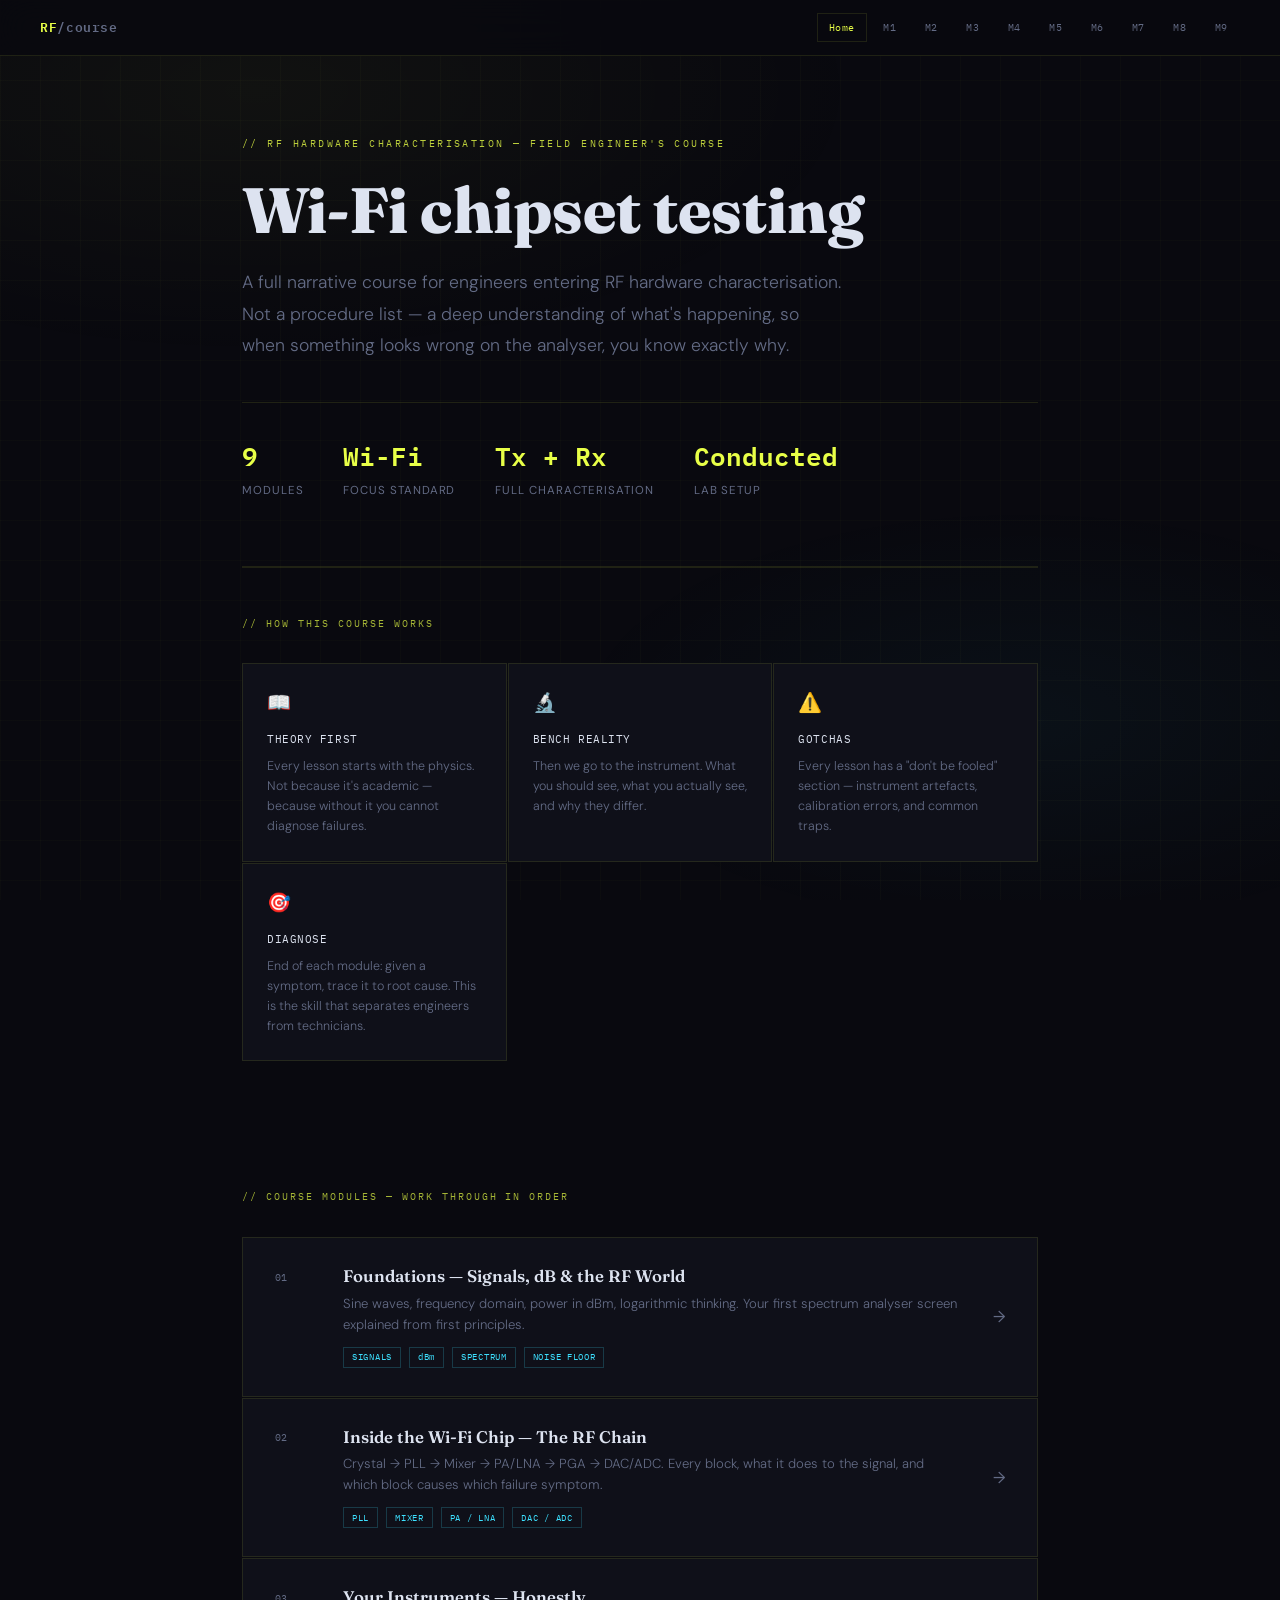
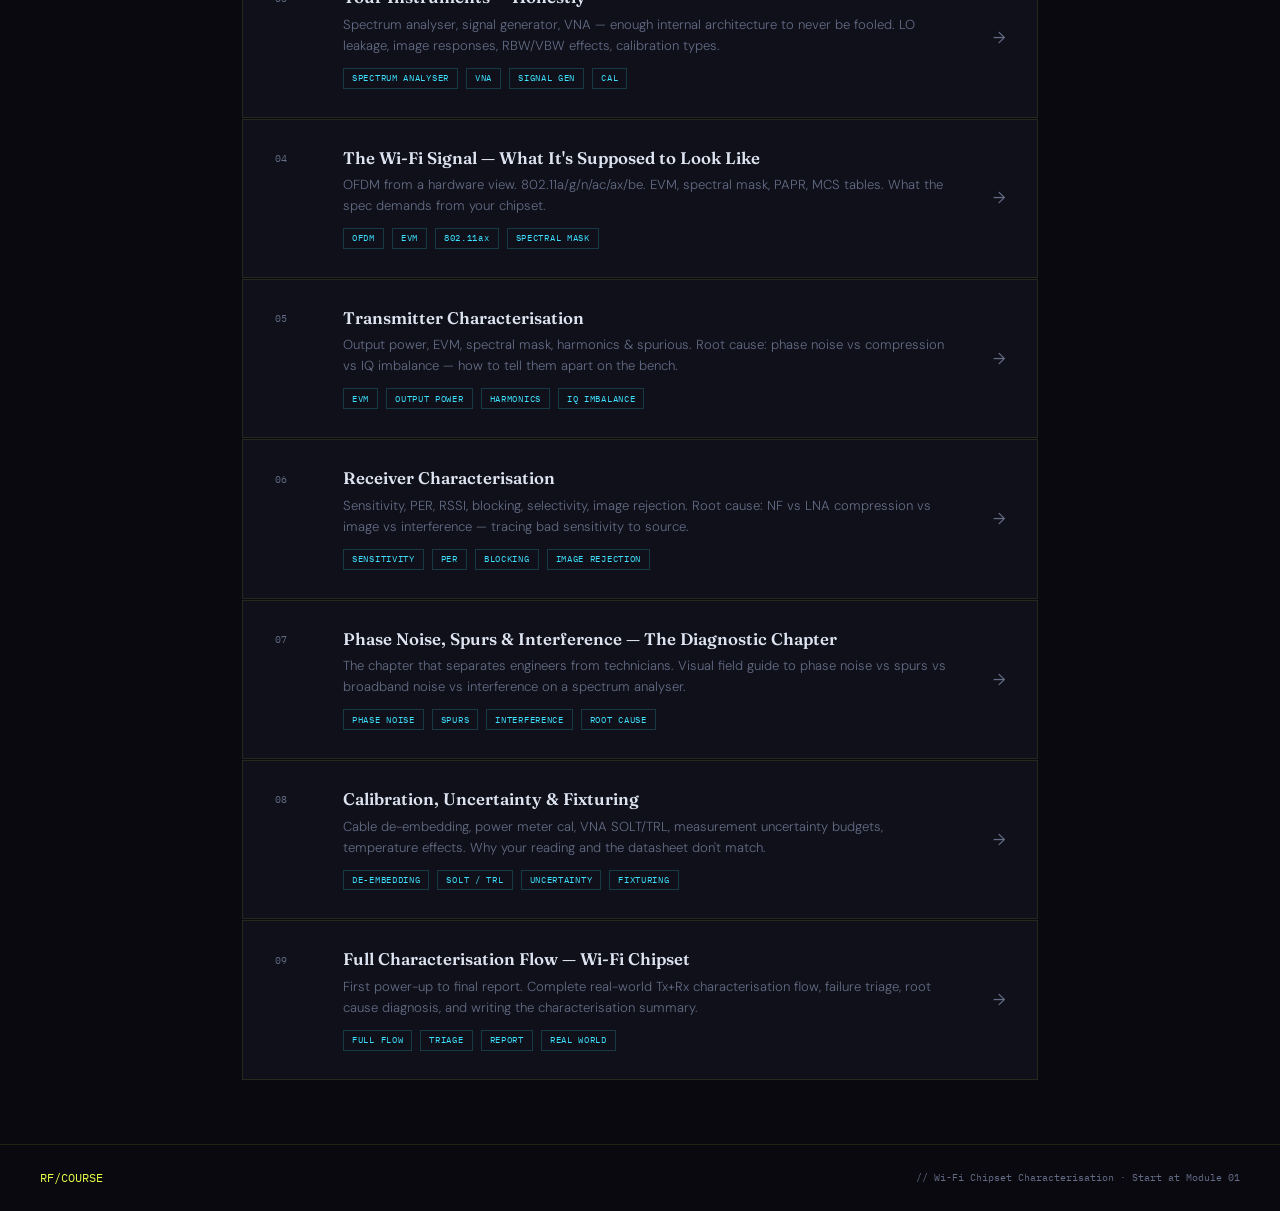
<file: index.html>
<!DOCTYPE html>
<html lang="en">
<head>
<meta charset="UTF-8">
<meta name="viewport" content="width=device-width, initial-scale=1.0">
<title>RF Hardware Characterisation</title>
<link rel="stylesheet" href="style.css">
<style>
  .hero { padding: 5rem 0 4rem; border-bottom: 1px solid var(--border); }
  .hero-eyebrow { font-family: var(--mono); font-size: 0.62rem; letter-spacing: 0.25em; color: var(--accent); margin-bottom: 1.5rem; display: block; opacity: 0.8; }
  .hero h1 { font-family: var(--display); font-weight: 800; font-size: clamp(2.5rem, 5vw, 4rem); line-height: 1.05; margin-bottom: 1.5rem; color: var(--text); }
  .hero h1 em { font-style: italic; color: var(--accent); }
  .hero-lead { font-size: 1.1rem; color: var(--muted); font-weight: 300; line-height: 1.8; max-width: 600px; margin-bottom: 2.5rem; }
  .hero-stats { display: flex; gap: 2.5rem; flex-wrap: wrap; padding-top: 2rem; border-top: 1px solid var(--border); }
  .stat-num { font-family: var(--mono); font-size: 1.6rem; color: var(--accent); display: block; font-weight: 600; }
  .stat-label { font-size: 0.72rem; color: var(--muted); letter-spacing: 0.08em; text-transform: uppercase; }
  .modules-section { padding: 4rem 0; }
  .section-label { font-family: var(--mono); font-size: 0.62rem; letter-spacing: 0.2em; color: var(--accent); margin-bottom: 2rem; display: block; opacity: 0.7; }
  .modules-grid { display: flex; flex-direction: column; gap: 1px; }
  .module-card { display: flex; align-items: flex-start; gap: 2rem; background: var(--bg2); border: 1px solid var(--border); padding: 1.75rem 2rem; text-decoration: none; color: inherit; transition: all 0.2s; position: relative; overflow: hidden; }
  .module-card::after { content: ''; position: absolute; left: 0; top: 0; bottom: 0; width: 2px; background: var(--accent); transform: scaleY(0); transform-origin: bottom; transition: transform 0.3s ease; }
  .module-card:hover { background: var(--bg3); border-color: rgba(232,255,71,0.2); }
  .module-card:hover::after { transform: scaleY(1); }
  .module-num { font-family: var(--mono); font-size: 0.65rem; color: var(--muted); min-width: 36px; padding-top: 0.15rem; flex-shrink: 0; }
  .module-info { flex: 1; }
  .module-title { font-family: var(--display); font-weight: 600; font-size: 1.05rem; color: var(--text); margin-bottom: 0.4rem; line-height: 1.2; }
  .module-desc { font-size: 0.82rem; color: var(--muted); line-height: 1.6; font-weight: 300; margin-bottom: 0.75rem; }
  .module-tags { display: flex; gap: 0.5rem; flex-wrap: wrap; }
  .module-tag-pill { font-family: var(--mono); font-size: 0.55rem; letter-spacing: 0.08em; color: var(--accent3); border: 1px solid rgba(61,224,255,0.2); padding: 0.15rem 0.5rem; }
  .module-arrow { font-size: 1rem; color: var(--muted); align-self: center; transition: all 0.2s; flex-shrink: 0; }
  .module-card:hover .module-arrow { color: var(--accent); transform: translateX(3px); }
  .how-section { padding: 3rem 0 4rem; border-top: 1px solid var(--border); }
  .how-grid { display: grid; grid-template-columns: repeat(auto-fit, minmax(200px, 1fr)); gap: 1px; margin-top: 1.5rem; }
  .how-card { background: var(--bg2); border: 1px solid var(--border); padding: 1.5rem; }
  .how-icon { font-size: 1.2rem; display: block; margin-bottom: 0.75rem; }
  .how-title { font-family: var(--mono); font-size: 0.7rem; color: var(--text); margin-bottom: 0.5rem; letter-spacing: 0.05em; }
  .how-desc { font-size: 0.78rem; color: var(--muted); line-height: 1.6; font-weight: 300; }
</style>
</head>
<body>
<nav>
  <a href="index.html" class="nav-logo">RF<span>/course</span></a>
  <div class="nav-links">
    <a href="index.html" class="nav-link active">Home</a>
    <a href="m1-foundations.html" class="nav-link">M1</a>
    <a href="m2-rf-chain.html" class="nav-link">M2</a>
    <a href="m3-instruments.html" class="nav-link">M3</a>
    <a href="m4-wifi-signal.html" class="nav-link">M4</a>
    <a href="m5-transmitter.html" class="nav-link">M5</a>
    <a href="m6-receiver.html" class="nav-link">M6</a>
    <a href="m7-diagnostics.html" class="nav-link">M7</a>
    <a href="m8-calibration.html" class="nav-link">M8</a>
    <a href="m9-full-flow.html" class="nav-link">M9</a>
  </div>
</nav>
<div class="page">
  <div class="container">
    <section class="hero">
      <span class="hero-eyebrow">// RF HARDWARE CHARACTERISATION — FIELD ENGINEER'S COURSE</span>
      <h1>Wi-Fi chipset testing</h1>
      <p class="hero-lead">A full narrative course for engineers entering RF hardware characterisation. Not a procedure list — a deep understanding of what's happening, so when something looks wrong on the analyser, you know exactly why.</p>
      <div class="hero-stats">
        <div class="stat-item"><span class="stat-num">9</span><span class="stat-label">Modules</span></div>
        <div class="stat-item"><span class="stat-num">Wi-Fi</span><span class="stat-label">Focus Standard</span></div>
        <div class="stat-item"><span class="stat-num">Tx + Rx</span><span class="stat-label">Full Characterisation</span></div>
        <div class="stat-item"><span class="stat-num">Conducted</span><span class="stat-label">Lab Setup</span></div>
      </div>
    </section>
    <section class="how-section">
      <span class="section-label">// HOW THIS COURSE WORKS</span>
      <div class="how-grid">
        <div class="how-card"><span class="how-icon">📖</span><div class="how-title">THEORY FIRST</div><p class="how-desc">Every lesson starts with the physics. Not because it's academic — because without it you cannot diagnose failures.</p></div>
        <div class="how-card"><span class="how-icon">🔬</span><div class="how-title">BENCH REALITY</div><p class="how-desc">Then we go to the instrument. What you should see, what you actually see, and why they differ.</p></div>
        <div class="how-card"><span class="how-icon">⚠️</span><div class="how-title">GOTCHAS</div><p class="how-desc">Every lesson has a "don't be fooled" section — instrument artefacts, calibration errors, and common traps.</p></div>
        <div class="how-card"><span class="how-icon">🎯</span><div class="how-title">DIAGNOSE</div><p class="how-desc">End of each module: given a symptom, trace it to root cause. This is the skill that separates engineers from technicians.</p></div>
      </div>
    </section>
    <section class="modules-section">
      <span class="section-label">// COURSE MODULES — WORK THROUGH IN ORDER</span>
      <div class="modules-grid">
        <a href="m1-foundations.html" class="module-card">
          <span class="module-num">01</span>
          <div class="module-info">
            <div class="module-title">Foundations — Signals, dB & the RF World</div>
            <p class="module-desc">Sine waves, frequency domain, power in dBm, logarithmic thinking. Your first spectrum analyser screen explained from first principles.</p>
            <div class="module-tags"><span class="module-tag-pill">SIGNALS</span><span class="module-tag-pill">dBm</span><span class="module-tag-pill">SPECTRUM</span><span class="module-tag-pill">NOISE FLOOR</span></div>
          </div>
          <span class="module-arrow">→</span>
        </a>
        <a href="m2-rf-chain.html" class="module-card">
          <span class="module-num">02</span>
          <div class="module-info">
            <div class="module-title">Inside the Wi-Fi Chip — The RF Chain</div>
            <p class="module-desc">Crystal → PLL → Mixer → PA/LNA → PGA → DAC/ADC. Every block, what it does to the signal, and which block causes which failure symptom.</p>
            <div class="module-tags"><span class="module-tag-pill">PLL</span><span class="module-tag-pill">MIXER</span><span class="module-tag-pill">PA / LNA</span><span class="module-tag-pill">DAC / ADC</span></div>
          </div>
          <span class="module-arrow">→</span>
        </a>
        <a href="m3-instruments.html" class="module-card">
          <span class="module-num">03</span>
          <div class="module-info">
            <div class="module-title">Your Instruments — Honestly</div>
            <p class="module-desc">Spectrum analyser, signal generator, VNA — enough internal architecture to never be fooled. LO leakage, image responses, RBW/VBW effects, calibration types.</p>
            <div class="module-tags"><span class="module-tag-pill">SPECTRUM ANALYSER</span><span class="module-tag-pill">VNA</span><span class="module-tag-pill">SIGNAL GEN</span><span class="module-tag-pill">CAL</span></div>
          </div>
          <span class="module-arrow">→</span>
        </a>
        <a href="m4-wifi-signal.html" class="module-card">
          <span class="module-num">04</span>
          <div class="module-info">
            <div class="module-title">The Wi-Fi Signal — What It's Supposed to Look Like</div>
            <p class="module-desc">OFDM from a hardware view. 802.11a/g/n/ac/ax/be. EVM, spectral mask, PAPR, MCS tables. What the spec demands from your chipset.</p>
            <div class="module-tags"><span class="module-tag-pill">OFDM</span><span class="module-tag-pill">EVM</span><span class="module-tag-pill">802.11ax</span><span class="module-tag-pill">SPECTRAL MASK</span></div>
          </div>
          <span class="module-arrow">→</span>
        </a>
        <a href="m5-transmitter.html" class="module-card">
          <span class="module-num">05</span>
          <div class="module-info">
            <div class="module-title">Transmitter Characterisation</div>
            <p class="module-desc">Output power, EVM, spectral mask, harmonics & spurious. Root cause: phase noise vs compression vs IQ imbalance — how to tell them apart on the bench.</p>
            <div class="module-tags"><span class="module-tag-pill">EVM</span><span class="module-tag-pill">OUTPUT POWER</span><span class="module-tag-pill">HARMONICS</span><span class="module-tag-pill">IQ IMBALANCE</span></div>
          </div>
          <span class="module-arrow">→</span>
        </a>
        <a href="m6-receiver.html" class="module-card">
          <span class="module-num">06</span>
          <div class="module-info">
            <div class="module-title">Receiver Characterisation</div>
            <p class="module-desc">Sensitivity, PER, RSSI, blocking, selectivity, image rejection. Root cause: NF vs LNA compression vs image vs interference — tracing bad sensitivity to source.</p>
            <div class="module-tags"><span class="module-tag-pill">SENSITIVITY</span><span class="module-tag-pill">PER</span><span class="module-tag-pill">BLOCKING</span><span class="module-tag-pill">IMAGE REJECTION</span></div>
          </div>
          <span class="module-arrow">→</span>
        </a>
        <a href="m7-diagnostics.html" class="module-card">
          <span class="module-num">07</span>
          <div class="module-info">
            <div class="module-title">Phase Noise, Spurs & Interference — The Diagnostic Chapter</div>
            <p class="module-desc">The chapter that separates engineers from technicians. Visual field guide to phase noise vs spurs vs broadband noise vs interference on a spectrum analyser.</p>
            <div class="module-tags"><span class="module-tag-pill">PHASE NOISE</span><span class="module-tag-pill">SPURS</span><span class="module-tag-pill">INTERFERENCE</span><span class="module-tag-pill">ROOT CAUSE</span></div>
          </div>
          <span class="module-arrow">→</span>
        </a>
        <a href="m8-calibration.html" class="module-card">
          <span class="module-num">08</span>
          <div class="module-info">
            <div class="module-title">Calibration, Uncertainty & Fixturing</div>
            <p class="module-desc">Cable de-embedding, power meter cal, VNA SOLT/TRL, measurement uncertainty budgets, temperature effects. Why your reading and the datasheet don't match.</p>
            <div class="module-tags"><span class="module-tag-pill">DE-EMBEDDING</span><span class="module-tag-pill">SOLT / TRL</span><span class="module-tag-pill">UNCERTAINTY</span><span class="module-tag-pill">FIXTURING</span></div>
          </div>
          <span class="module-arrow">→</span>
        </a>
        <a href="m9-full-flow.html" class="module-card">
          <span class="module-num">09</span>
          <div class="module-info">
            <div class="module-title">Full Characterisation Flow — Wi-Fi Chipset</div>
            <p class="module-desc">First power-up to final report. Complete real-world Tx+Rx characterisation flow, failure triage, root cause diagnosis, and writing the characterisation summary.</p>
            <div class="module-tags"><span class="module-tag-pill">FULL FLOW</span><span class="module-tag-pill">TRIAGE</span><span class="module-tag-pill">REPORT</span><span class="module-tag-pill">REAL WORLD</span></div>
          </div>
          <span class="module-arrow">→</span>
        </a>
      </div>
    </section>
  </div>
</div>
<footer>
  <span class="footer-brand">RF/COURSE</span>
  <span class="footer-note">// Wi-Fi Chipset Characterisation · Start at Module 01</span>
</footer>
</body>
</html>
</file>
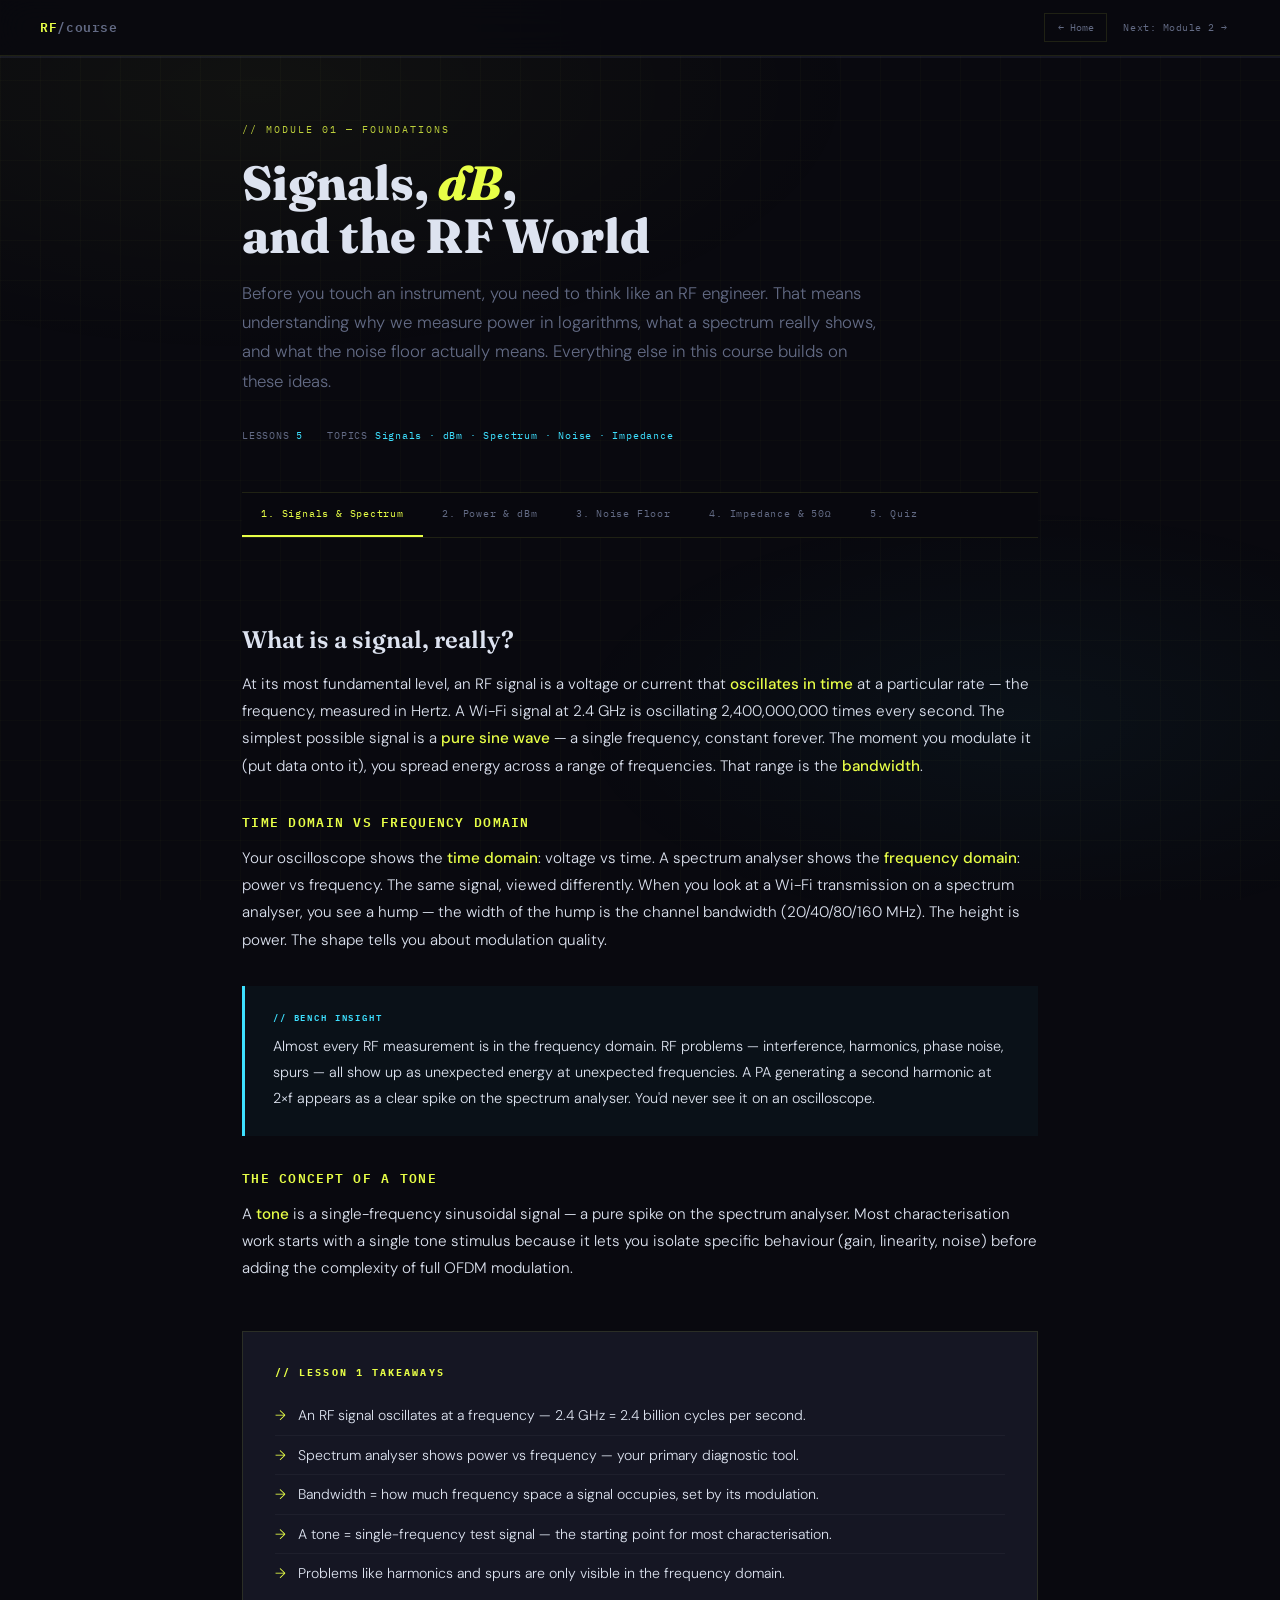
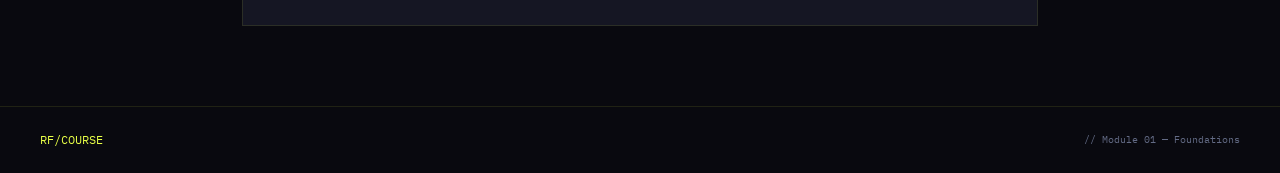
<file: m1-foundations.html>
<!DOCTYPE html>
<html lang="en">
<head>
<meta charset="UTF-8">
<meta name="viewport" content="width=device-width, initial-scale=1.0">
<title>Module 1 — Foundations | RF Course</title>
<link rel="stylesheet" href="style.css">
</head>
<body>
<nav>
  <a href="index.html" class="nav-logo">RF<span>/course</span></a>
  <div class="nav-links">
    <a href="index.html" class="nav-back">← Home</a>
    <a href="m2-rf-chain.html" class="nav-link">Next: Module 2 →</a>
  </div>
</nav>
<div class="progress-strip"><div class="progress-fill" id="progress" style="width:0%"></div></div>
<div class="page">
  <div class="container">
    <div class="module-hero">
      <span class="module-tag">// MODULE 01 — FOUNDATIONS</span>
      <h1>Signals, <em>dB</em>,<br>and the RF World</h1>
      <p class="lead">Before you touch an instrument, you need to think like an RF engineer. That means understanding why we measure power in logarithms, what a spectrum really shows, and what the noise floor actually means. Everything else in this course builds on these ideas.</p>
      <div class="module-meta">
        <span class="module-meta-item">LESSONS <span>5</span></span>
        <span class="module-meta-item">TOPICS <span>Signals · dBm · Spectrum · Noise · Impedance</span></span>
      </div>
    </div>

    <div class="lesson-nav" id="lesson-nav">
      <button class="lesson-tab active" onclick="show('l1',this)">1. Signals & Spectrum</button>
      <button class="lesson-tab" onclick="show('l2',this)">2. Power & dBm</button>
      <button class="lesson-tab" onclick="show('l3',this)">3. Noise Floor</button>
      <button class="lesson-tab" onclick="show('l4',this)">4. Impedance & 50Ω</button>
      <button class="lesson-tab" onclick="show('l5',this)">5. Quiz</button>
    </div>

    <div class="lesson-panel active" id="l1">
      <div class="prose">
        <h2>What is a signal, really?</h2>
        <p>At its most fundamental level, an RF signal is a voltage or current that <strong>oscillates in time</strong> at a particular rate — the frequency, measured in Hertz. A Wi-Fi signal at 2.4 GHz is oscillating 2,400,000,000 times every second. The simplest possible signal is a <strong>pure sine wave</strong> — a single frequency, constant forever. The moment you modulate it (put data onto it), you spread energy across a range of frequencies. That range is the <strong>bandwidth</strong>.</p>
        <h3>Time domain vs frequency domain</h3>
        <p>Your oscilloscope shows the <strong>time domain</strong>: voltage vs time. A spectrum analyser shows the <strong>frequency domain</strong>: power vs frequency. The same signal, viewed differently. When you look at a Wi-Fi transmission on a spectrum analyser, you see a hump — the width of the hump is the channel bandwidth (20/40/80/160 MHz). The height is power. The shape tells you about modulation quality.</p>
        <div class="callout callout-bench">
          <span class="callout-label callout-label-bench">// BENCH INSIGHT</span>
          <p>Almost every RF measurement is in the frequency domain. RF problems — interference, harmonics, phase noise, spurs — all show up as unexpected energy at unexpected frequencies. A PA generating a second harmonic at 2×f appears as a clear spike on the spectrum analyser. You'd never see it on an oscilloscope.</p>
        </div>
        <h3>The concept of a tone</h3>
        <p>A <strong>tone</strong> is a single-frequency sinusoidal signal — a pure spike on the spectrum analyser. Most characterisation work starts with a single tone stimulus because it lets you isolate specific behaviour (gain, linearity, noise) before adding the complexity of full OFDM modulation.</p>
      </div>
      <div class="takeaways">
        <h4>// LESSON 1 TAKEAWAYS</h4>
        <ul>
          <li>An RF signal oscillates at a frequency — 2.4 GHz = 2.4 billion cycles per second.</li>
          <li>Spectrum analyser shows power vs frequency — your primary diagnostic tool.</li>
          <li>Bandwidth = how much frequency space a signal occupies, set by its modulation.</li>
          <li>A tone = single-frequency test signal — the starting point for most characterisation.</li>
          <li>Problems like harmonics and spurs are only visible in the frequency domain.</li>
        </ul>
      </div>
    </div>

    <div class="lesson-panel" id="l2">
      <div class="prose">
        <h2>Why RF engineers think in logarithms</h2>
        <p>The range of power levels in RF work is enormous. A Wi-Fi transmitter outputs around +20 dBm. A receiver detects signals as weak as −90 dBm. That's a ratio of 10,000,000,000 to 1. Logarithms compress this into a manageable scale. That is the entire motivation.</p>
        <div class="formula"><span class="formula-label">Power Ratio in dB</span>Gain (dB) = 10 · log₁₀(P_out / P_in)</div>
        <table class="data-table">
          <thead><tr><th>Linear Ratio</th><th>dB</th><th>Meaning</th></tr></thead>
          <tbody>
            <tr><td>2×</td><td class="mono">+3 dB</td><td>Double the power</td></tr>
            <tr><td>0.5×</td><td class="mono">−3 dB</td><td>Half the power</td></tr>
            <tr><td>10×</td><td class="mono">+10 dB</td><td>Ten times</td></tr>
            <tr><td>100×</td><td class="mono">+20 dB</td><td>Hundred times</td></tr>
            <tr><td>1,000,000×</td><td class="mono">+60 dB</td><td>One million times</td></tr>
          </tbody>
        </table>
        <h3>dBm — absolute power</h3>
        <p><strong>dBm</strong> = decibels relative to 1 milliwatt. <strong>0 dBm = 1 mW</strong>. This is your anchor. +20 dBm = 100 mW (typical Wi-Fi Tx power). −90 dBm = 1 picowatt (typical Rx sensitivity). Through a signal chain, just add gains and subtract losses in dB.</p>
        <div class="formula"><span class="formula-label">Chain Calculation</span>P_out (dBm) = P_in (dBm) + G₁ − L_cable + G₂ − L_filter ...</div>
        <div class="callout callout-warn">
          <span class="callout-label callout-label-warn">// PROTECT YOUR INSTRUMENTS</span>
          <p>Most spectrum analysers have a max input of <strong>+30 dBm</strong>. Always calculate the maximum possible power at your instrument before connecting. Use an external attenuator when unsure. A destroyed input mixer is expensive and embarrassing.</p>
        </div>
        <p><strong>dBc</strong> = decibels relative to the carrier. Used for spurs, phase noise, harmonics. If carrier is +20 dBm and a spur is −30 dBm, the spur is −50 dBc.</p>
      </div>
      <div class="takeaways">
        <h4>// LESSON 2 TAKEAWAYS</h4>
        <ul>
          <li>dB is a ratio. dBm is absolute power relative to 1 mW.</li>
          <li>0 dBm = 1 mW. +10 dB = 10×. +3 dB = 2×. Memorise these.</li>
          <li>Through a chain: add gains, subtract losses — all in dB.</li>
          <li>dBc = relative to carrier. Used for spurs, phase noise, harmonics.</li>
          <li>Never connect high-power signals to instruments without checking max input rating.</li>
        </ul>
      </div>
    </div>

    <div class="lesson-panel" id="l3">
      <div class="prose">
        <h2>Noise — the invisible floor</h2>
        <p>Every RF measurement has a fundamental limit: <strong>thermal noise</strong>, generated by the random motion of electrons in any resistive material at any temperature above absolute zero. You cannot eliminate it — only understand and work around it.</p>
        <div class="formula"><span class="formula-label">Thermal Noise Floor at 290K</span>N₀ = kT = −174 dBm/Hz</div>
        <p>This is one of the most important numbers in RF engineering. No signal can be detected below it regardless of how good your receiver is. Every 10× increase in bandwidth raises the noise floor by 10 dB:</p>
        <div class="formula"><span class="formula-label">Noise in Bandwidth B</span>N (dBm) = −174 + 10·log₁₀(B in Hz)</div>
        <table class="data-table">
          <thead><tr><th>Bandwidth</th><th>Noise Floor</th><th>Relevance</th></tr></thead>
          <tbody>
            <tr><td>1 MHz</td><td class="mono">−114 dBm</td><td>Common SA reference</td></tr>
            <tr><td>20 MHz</td><td class="mono">−101 dBm</td><td>Wi-Fi 802.11g/n channel</td></tr>
            <tr><td>80 MHz</td><td class="mono">−95 dBm</td><td>Wi-Fi 802.11ac/ax channel</td></tr>
            <tr><td>160 MHz</td><td class="mono">−92 dBm</td><td>Wide channel 802.11ac/ax</td></tr>
          </tbody>
        </table>
        <h3>Noise Figure and receiver sensitivity</h3>
        <p>Every real component adds noise beyond the thermal floor. <strong>Noise Figure (NF)</strong> quantifies this. An ideal device has NF = 0 dB. A good LNA: ~1.5 dB. A passive 10 dB attenuator: NF = 10 dB.</p>
        <div class="formula"><span class="formula-label">Receiver Sensitivity</span>Sensitivity (dBm) = −174 + 10·log₁₀(B) + NF + SNR_min</div>
        <div class="callout callout-bench">
          <span class="callout-label callout-label-bench">// ON THE BENCH</span>
          <p>The RBW (Resolution Bandwidth) setting on your spectrum analyser controls the noise bandwidth. Narrow RBW lowers the displayed noise floor but slows the sweep. You're not improving the physics — just narrowing the measurement window. Always match RBW to what you're measuring.</p>
        </div>
      </div>
      <div class="takeaways">
        <h4>// LESSON 3 TAKEAWAYS</h4>
        <ul>
          <li>Thermal noise = −174 dBm/Hz at 290K. Fundamental, unavoidable.</li>
          <li>Every 10× bandwidth increase raises noise floor 10 dB.</li>
          <li>Noise Figure = how much extra noise a component adds beyond thermal floor.</li>
          <li>Receiver sensitivity = thermal floor + NF + minimum SNR required.</li>
          <li>RBW narrows the measurement window — it doesn't improve the underlying noise.</li>
        </ul>
      </div>
    </div>

    <div class="lesson-panel" id="l4">
      <div class="prose">
        <h2>Impedance — the invisible handshake</h2>
        <p>Impedance mismatch causes power to reflect back toward the source. Reflected power means less delivered power, distorted waveforms, and potentially damaged transmitters. The entire RF ecosystem is standardised around <strong>50 Ω</strong> to prevent this. Every instrument, connector, cable, and PCB trace you'll use is designed for 50 Ω.</p>
        <div class="formula"><span class="formula-label">Reflection Coefficient</span>Γ = (Z_L − Z₀) / (Z_L + Z₀)</div>
        <div class="formula"><span class="formula-label">Return Loss</span>RL (dB) = −20 · log₁₀|Γ|</div>
        <p>S11 on the VNA shows return loss. S11 better than −10 dB means less than 10% of power reflects. Better than −20 dB (1% reflected) is excellent. For well-designed Wi-Fi chipset RF ports: target better than −10 dB across the operating band.</p>
        <div class="callout callout-bench">
          <span class="callout-label callout-label-bench">// 50Ω DISCIPLINE ON THE BENCH</span>
          <p>Always terminate unused ports with 50 Ω loads. An open port is a perfect reflector and will cause standing waves corrupting every measurement. Use a torque wrench on SMA connectors (0.9 Nm). Inspect connector faces regularly — a damaged pin centre conductor introduces impedance discontinuity and measurement errors at GHz frequencies.</p>
        </div>
        <div class="callout callout-warn">
          <span class="callout-label callout-label-warn">// VNA + ACTIVE DEVICE GOTCHA</span>
          <p>Before measuring S11 on an active device, verify the DUT is not transmitting. Transmit power entering your VNA receiver will damage it immediately. Always check DUT state before connecting a VNA.</p>
        </div>
      </div>
      <div class="takeaways">
        <h4>// LESSON 4 TAKEAWAYS</h4>
        <ul>
          <li>50 Ω is the universal RF standard — all test equipment assumes it.</li>
          <li>Impedance mismatch causes reflections — reflected power corrupts measurements.</li>
          <li>S11 = return loss — how well a port matches 50 Ω. Target better than −10 dB.</li>
          <li>Always terminate unused ports. Never leave RF ports open.</li>
          <li>Torque wrench on SMA connectors. Inspect faces regularly.</li>
        </ul>
      </div>
    </div>

    <div class="lesson-panel" id="l5">
      <div class="prose">
        <h2>Module 1 Quiz</h2>
        <p>Work through each question before revealing the answer. The reasoning matters more than the number.</p>
      </div>
      <div class="quiz-card">
        <div class="quiz-q"><span class="qnum">Q1.</span> Signal generator: +10 dBm → 2 dB cable loss → 20 dB amplifier → 3 dB cable loss → spectrum analyser. What power reaches the SA, and is it safe?</div>
        <div class="quiz-opts">
          <button class="quiz-opt" onclick="ans(this,false)">A. +35 dBm — not safe at all</button>
          <button class="quiz-opt" onclick="ans(this,true)">B. +25 dBm — safe, but add a 10 dB attenuator for margin</button>
          <button class="quiz-opt" onclick="ans(this,false)">C. +15 dBm — completely safe</button>
          <button class="quiz-opt" onclick="ans(this,false)">D. +20 dBm — fine without attenuation</button>
        </div>
        <div class="quiz-exp"><strong>+10 − 2 + 20 − 3 = +25 dBm.</strong> Most SAs accept up to +30 dBm. +25 dBm is only 5 dB of margin. If amplifier gain is slightly higher than expected you could destroy the input mixer. On the bench, always add a 10–20 dB pad before the SA when working with amplified signals.</div>
      </div>
      <div class="quiz-card">
        <div class="quiz-q"><span class="qnum">Q2.</span> Wi-Fi receiver: NF = 6 dB, BW = 20 MHz, SNR_min = 10 dB. What is the theoretical sensitivity?</div>
        <div class="quiz-opts">
          <button class="quiz-opt" onclick="ans(this,false)">A. −174 dBm</button>
          <button class="quiz-opt" onclick="ans(this,true)">B. −85 dBm</button>
          <button class="quiz-opt" onclick="ans(this,false)">C. −95 dBm</button>
          <button class="quiz-opt" onclick="ans(this,false)">D. −75 dBm</button>
        </div>
        <div class="quiz-exp"><strong>−174 + 10·log(20M) + 6 + 10 = −174 + 73 + 16 = −85 dBm.</strong> Each term: −174 = thermal floor per Hz. +73 = noise in 20 MHz BW. +6 = added noise from chipset (NF). +10 = minimum SNR for demodulation. Real 802.11g BPSK specs are typically −82 to −86 dBm — exactly matching this formula.</div>
      </div>
      <div class="quiz-card">
        <div class="quiz-q"><span class="qnum">Q3.</span> You see a spike on the SA at exactly 2× your DUT's transmit frequency. What is this most likely?</div>
        <div class="quiz-opts">
          <button class="quiz-opt" onclick="ans(this,false)">A. Phase noise from the PLL</button>
          <button class="quiz-opt" onclick="ans(this,true)">B. Second harmonic from PA nonlinearity</button>
          <button class="quiz-opt" onclick="ans(this,false)">C. Image frequency from the mixer</button>
          <button class="quiz-opt" onclick="ans(this,false)">D. Instrument artefact</button>
        </div>
        <div class="quiz-exp"><strong>Second harmonic.</strong> A nonlinear PA generates energy at 2f, 3f, 4f... Phase noise is a skirt around the carrier, not a discrete spike. Image frequencies appear at a different relationship to the carrier. This is why harmonics testing is a regulatory requirement — your transmitter must not pollute other bands.</div>
      </div>
      <div class="quiz-card">
        <div class="quiz-q"><span class="qnum">Q4.</span> You narrow RBW from 100 kHz to 1 kHz on the SA. The displayed noise floor drops 20 dB. Does this mean your measurement is more accurate?</div>
        <div class="quiz-opts">
          <button class="quiz-opt" onclick="ans(this,false)">A. Yes — lower noise floor always means better measurement</button>
          <button class="quiz-opt" onclick="ans(this,true)">B. Depends — better for tones/spurs, not better for broadband OFDM signals</button>
          <button class="quiz-opt" onclick="ans(this,false)">C. No — RBW has no effect on measurement accuracy</button>
          <button class="quiz-opt" onclick="ans(this,false)">D. No — noise floor rises with narrower RBW</button>
        </div>
        <div class="quiz-exp"><strong>It depends on what you're measuring.</strong> For a narrow tone or spur, narrower RBW gives better sensitivity — the signal is fully contained in one RBW bin. For a broadband OFDM signal, narrow RBW shows only a slice of the signal's power — the signal appears weaker too. You're changing the window, not the underlying physics. Always match RBW to the signal being measured.</div>
      </div>
      <div style="margin-top:2rem;">
        <a href="m2-rf-chain.html" style="font-family:var(--mono);font-size:0.72rem;color:var(--accent);border:1px solid var(--border);padding:0.7rem 1.5rem;text-decoration:none;">Continue to Module 2 →</a>
      </div>
    </div>

  </div>
</div>
<footer>
  <span class="footer-brand">RF/COURSE</span>
  <span class="footer-note">// Module 01 — Foundations</span>
</footer>
<script>
function show(id,btn){
  document.querySelectorAll('.lesson-panel').forEach(p=>p.classList.remove('active'));
  document.querySelectorAll('.lesson-tab').forEach(t=>t.classList.remove('active'));
  document.getElementById(id).classList.add('active');
  btn.classList.add('active');
  const pct={'l1':20,'l2':40,'l3':60,'l4':80,'l5':100}[id]||0;
  document.getElementById('progress').style.width=pct+'%';
  window.scrollTo({top:document.getElementById('lesson-nav').offsetTop-60,behavior:'smooth'});
}
function ans(btn,correct){
  const card=btn.closest('.quiz-card');
  if(card.dataset.done)return;
  card.dataset.done='1';
  card.querySelectorAll('.quiz-opt').forEach(o=>o.disabled=true);
  if(correct)btn.classList.add('correct');
  else{btn.classList.add('wrong');card.querySelectorAll('.quiz-opt').forEach(o=>{if(o.onclick.toString().includes('true'))o.classList.add('correct');});}
  card.querySelector('.quiz-exp').classList.add('show');
}
</script>
</body>
</html>
</file>
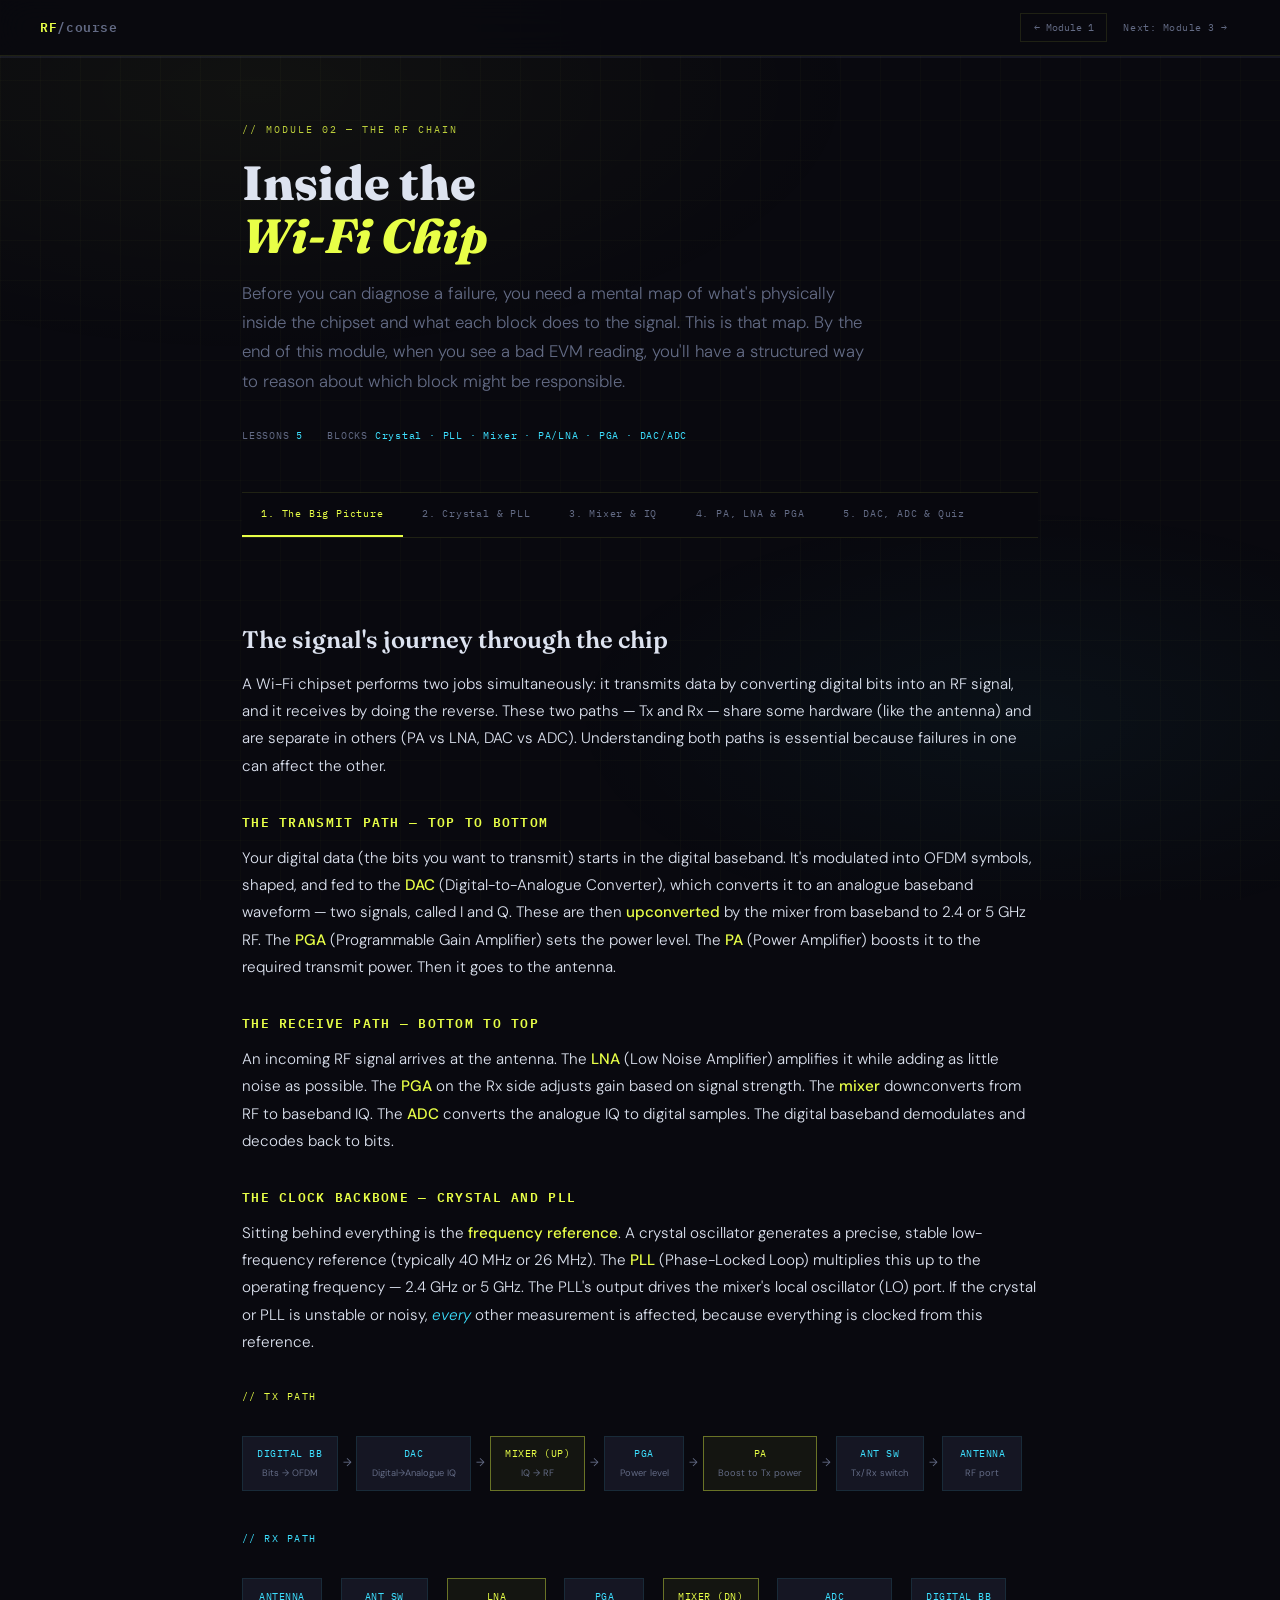
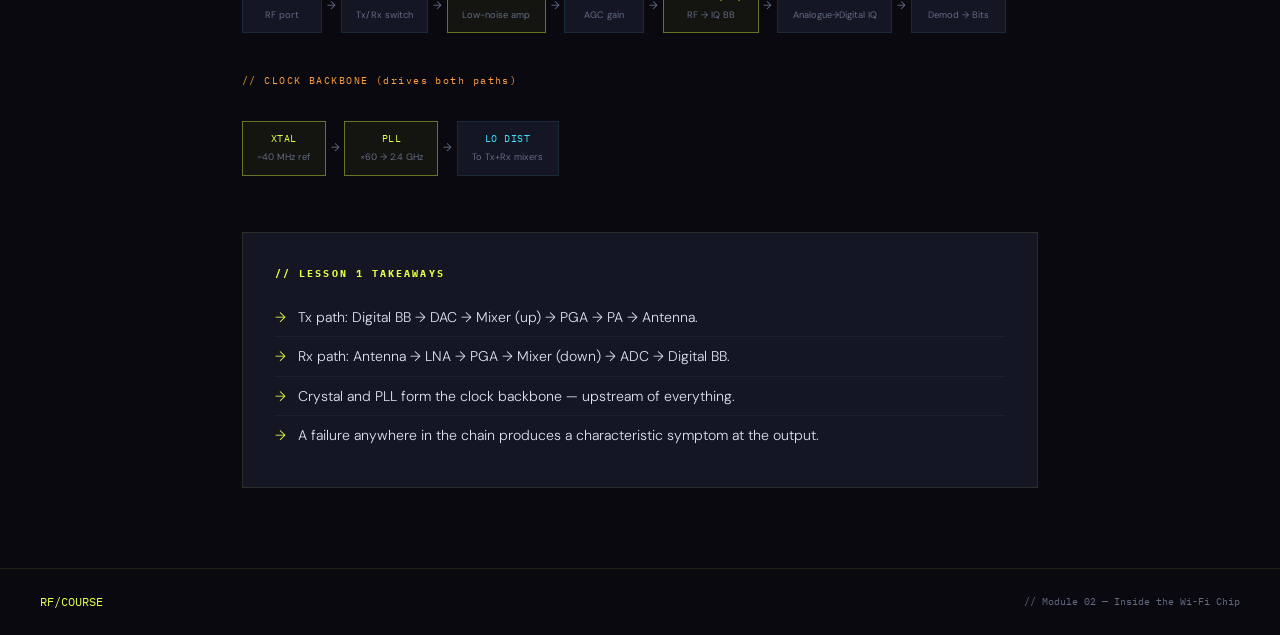
<file: m2-rf-chain.html>
<!DOCTYPE html>
<html lang="en">
<head>
<meta charset="UTF-8">
<meta name="viewport" content="width=device-width, initial-scale=1.0">
<title>Module 2 — Inside the Wi-Fi Chip | RF Course</title>
<link rel="stylesheet" href="style.css">
</head>
<body>
<nav>
  <a href="index.html" class="nav-logo">RF<span>/course</span></a>
  <div class="nav-links">
    <a href="m1-foundations.html" class="nav-back">← Module 1</a>
    <a href="m3-instruments.html" class="nav-link">Next: Module 3 →</a>
  </div>
</nav>

<div class="progress-strip"><div class="progress-fill" id="progress" style="width:0%"></div></div>

<div class="page">
  <div class="container">

    <div class="module-hero">
      <span class="module-tag">// MODULE 02 — THE RF CHAIN</span>
      <h1>Inside the<br><em>Wi-Fi Chip</em></h1>
      <p class="lead">Before you can diagnose a failure, you need a mental map of what's physically inside the chipset and what each block does to the signal. This is that map. By the end of this module, when you see a bad EVM reading, you'll have a structured way to reason about which block might be responsible.</p>
      <div class="module-meta">
        <span class="module-meta-item">LESSONS <span>5</span></span>
        <span class="module-meta-item">BLOCKS <span>Crystal · PLL · Mixer · PA/LNA · PGA · DAC/ADC</span></span>
      </div>
    </div>

    <div class="lesson-nav" id="lesson-nav">
      <button class="lesson-tab active" onclick="show('l1',this)">1. The Big Picture</button>
      <button class="lesson-tab" onclick="show('l2',this)">2. Crystal & PLL</button>
      <button class="lesson-tab" onclick="show('l3',this)">3. Mixer & IQ</button>
      <button class="lesson-tab" onclick="show('l4',this)">4. PA, LNA & PGA</button>
      <button class="lesson-tab" onclick="show('l5',this)">5. DAC, ADC & Quiz</button>
    </div>

    <!-- LESSON 1 — BIG PICTURE -->
    <div class="lesson-panel active" id="l1">
      <div class="prose">
        <h2>The signal's journey through the chip</h2>
        <p>A Wi-Fi chipset performs two jobs simultaneously: it transmits data by converting digital bits into an RF signal, and it receives by doing the reverse. These two paths — Tx and Rx — share some hardware (like the antenna) and are separate in others (PA vs LNA, DAC vs ADC). Understanding both paths is essential because failures in one can affect the other.</p>

        <h3>The Transmit Path — top to bottom</h3>
        <p>Your digital data (the bits you want to transmit) starts in the digital baseband. It's modulated into OFDM symbols, shaped, and fed to the <strong>DAC</strong> (Digital-to-Analogue Converter), which converts it to an analogue baseband waveform — two signals, called I and Q. These are then <strong>upconverted</strong> by the mixer from baseband to 2.4 or 5 GHz RF. The <strong>PGA</strong> (Programmable Gain Amplifier) sets the power level. The <strong>PA</strong> (Power Amplifier) boosts it to the required transmit power. Then it goes to the antenna.</p>

        <h3>The Receive Path — bottom to top</h3>
        <p>An incoming RF signal arrives at the antenna. The <strong>LNA</strong> (Low Noise Amplifier) amplifies it while adding as little noise as possible. The <strong>PGA</strong> on the Rx side adjusts gain based on signal strength. The <strong>mixer</strong> downconverts from RF to baseband IQ. The <strong>ADC</strong> converts the analogue IQ to digital samples. The digital baseband demodulates and decodes back to bits.</p>

        <h3>The clock backbone — Crystal and PLL</h3>
        <p>Sitting behind everything is the <strong>frequency reference</strong>. A crystal oscillator generates a precise, stable low-frequency reference (typically 40 MHz or 26 MHz). The <strong>PLL</strong> (Phase-Locked Loop) multiplies this up to the operating frequency — 2.4 GHz or 5 GHz. The PLL's output drives the mixer's local oscillator (LO) port. If the crystal or PLL is unstable or noisy, <em>every</em> other measurement is affected, because everything is clocked from this reference.</p>
      </div>

      <!-- SIGNAL CHAIN DIAGRAM -->
      <div style="margin: 2rem 0;">
        <div style="font-family: var(--mono); font-size: 0.6rem; color: var(--accent); letter-spacing: 0.15em; margin-bottom: 0.75rem;">// TX PATH</div>
        <div class="chain">
          <div class="chain-block"><span class="chain-block-name">DIGITAL BB</span><span class="chain-block-desc">Bits → OFDM</span></div>
          <span class="chain-arrow">→</span>
          <div class="chain-block"><span class="chain-block-name">DAC</span><span class="chain-block-desc">Digital→Analogue IQ</span></div>
          <span class="chain-arrow">→</span>
          <div class="chain-block highlight"><span class="chain-block-name">MIXER (UP)</span><span class="chain-block-desc">IQ → RF</span></div>
          <span class="chain-arrow">→</span>
          <div class="chain-block"><span class="chain-block-name">PGA</span><span class="chain-block-desc">Power level</span></div>
          <span class="chain-arrow">→</span>
          <div class="chain-block highlight"><span class="chain-block-name">PA</span><span class="chain-block-desc">Boost to Tx power</span></div>
          <span class="chain-arrow">→</span>
          <div class="chain-block"><span class="chain-block-name">ANT SW</span><span class="chain-block-desc">Tx/Rx switch</span></div>
          <span class="chain-arrow">→</span>
          <div class="chain-block"><span class="chain-block-name">ANTENNA</span><span class="chain-block-desc">RF port</span></div>
        </div>
        <div style="font-family: var(--mono); font-size: 0.6rem; color: var(--accent3); letter-spacing: 0.15em; margin: 1.5rem 0 0.75rem;">// RX PATH</div>
        <div class="chain">
          <div class="chain-block"><span class="chain-block-name">ANTENNA</span><span class="chain-block-desc">RF port</span></div>
          <span class="chain-arrow">→</span>
          <div class="chain-block"><span class="chain-block-name">ANT SW</span><span class="chain-block-desc">Tx/Rx switch</span></div>
          <span class="chain-arrow">→</span>
          <div class="chain-block highlight"><span class="chain-block-name">LNA</span><span class="chain-block-desc">Low-noise amp</span></div>
          <span class="chain-arrow">→</span>
          <div class="chain-block"><span class="chain-block-name">PGA</span><span class="chain-block-desc">AGC gain</span></div>
          <span class="chain-arrow">→</span>
          <div class="chain-block highlight"><span class="chain-block-name">MIXER (DN)</span><span class="chain-block-desc">RF → IQ BB</span></div>
          <span class="chain-arrow">→</span>
          <div class="chain-block"><span class="chain-block-name">ADC</span><span class="chain-block-desc">Analogue→Digital IQ</span></div>
          <span class="chain-arrow">→</span>
          <div class="chain-block"><span class="chain-block-name">DIGITAL BB</span><span class="chain-block-desc">Demod → Bits</span></div>
        </div>
        <div style="font-family: var(--mono); font-size: 0.6rem; color: var(--accent4); letter-spacing: 0.15em; margin: 1.5rem 0 0.75rem;">// CLOCK BACKBONE (drives both paths)</div>
        <div class="chain">
          <div class="chain-block highlight"><span class="chain-block-name">XTAL</span><span class="chain-block-desc">~40 MHz ref</span></div>
          <span class="chain-arrow">→</span>
          <div class="chain-block highlight"><span class="chain-block-name">PLL</span><span class="chain-block-desc">×60 → 2.4 GHz</span></div>
          <span class="chain-arrow">→</span>
          <div class="chain-block"><span class="chain-block-name">LO DIST</span><span class="chain-block-desc">To Tx+Rx mixers</span></div>
        </div>
      </div>

      <div class="takeaways">
        <h4>// LESSON 1 TAKEAWAYS</h4>
        <ul>
          <li>Tx path: Digital BB → DAC → Mixer (up) → PGA → PA → Antenna.</li>
          <li>Rx path: Antenna → LNA → PGA → Mixer (down) → ADC → Digital BB.</li>
          <li>Crystal and PLL form the clock backbone — upstream of everything.</li>
          <li>A failure anywhere in the chain produces a characteristic symptom at the output.</li>
        </ul>
      </div>
    </div>

    <!-- LESSON 2 — CRYSTAL & PLL -->
    <div class="lesson-panel" id="l2">
      <div class="prose">
        <h2>Crystal Oscillator — the heartbeat of the system</h2>
        <p>Every frequency in the Wi-Fi chipset is derived from one source: the <strong>crystal oscillator</strong>. It's typically a 40 MHz TCXO (Temperature Compensated Crystal Oscillator) or VCTCXO (Voltage Controlled TCXO). Its job is to produce a stable, low-noise sine wave at a fixed reference frequency.</p>

        <p>The word "stable" has a specific meaning here. An ideal oscillator would output exactly 40.000000 MHz forever, at all temperatures. A real crystal oscillator has <strong>frequency accuracy</strong> (how close to 40 MHz it is — measured in ppm, parts per million) and <strong>frequency stability</strong> (how much it drifts with temperature, time, and power supply variation).</p>

        <div class="callout">
          <span class="callout-label callout-label-theory">// WHY THIS MATTERS FOR Wi-Fi</span>
          <p>Wi-Fi standards allow only a small carrier frequency tolerance — typically <strong>±20 ppm</strong> for 802.11. At 5 GHz, 20 ppm = 100 kHz of carrier offset. If your crystal is worse than spec, your transmitter transmits on a slightly wrong frequency. More critically, the receiver's LO is also derived from the same crystal — so frequency error at the LO means the demodulator is misaligned with the incoming signal. This directly degrades EVM and sensitivity.</p>
        </div>

        <p>When you're characterising a chipset and frequency accuracy looks bad, the crystal is the first place to look — not the PLL, not the baseband.</p>

        <h2>The PLL — frequency multiplication engine</h2>
        <p>40 MHz is nowhere near the 2.4 GHz or 5 GHz needed for Wi-Fi. The <strong>Phase-Locked Loop</strong> multiplies the crystal reference up to the operating frequency. A typical PLL for 2.4 GHz Wi-Fi: 40 MHz × 60 = 2.4 GHz.</p>

        <p>The PLL architecture contains: a <strong>phase-frequency detector</strong> (PFD), a <strong>charge pump</strong>, a <strong>loop filter</strong>, a <strong>VCO</strong> (Voltage-Controlled Oscillator), and a <strong>frequency divider</strong> (÷N). The VCO output is divided down and compared to the crystal reference. The difference drives a correction voltage back to the VCO. This feedback loop locks the VCO to exactly N times the reference.</p>

        <h3>Why the PLL is your #1 phase noise suspect</h3>
        <p>The PLL multiplication process also multiplies noise. Noise on the crystal reference gets multiplied by N² in power terms — so a 60× multiplication multiplies phase noise by 20·log(60) = 35.6 dB. Even a clean 40 MHz crystal will contribute significant phase noise at 2.4 GHz after this multiplication.</p>

        <p>On top of this, the VCO itself generates phase noise. The loop filter bandwidth determines whether PLL noise or VCO noise dominates at a given offset frequency. Inside the loop bandwidth, reference and PLL noise dominates. Outside the loop bandwidth, VCO noise dominates. This creates the characteristic "PLL noise hump" shape you'll see on a spectrum analyser.</p>

        <div class="callout callout-bench">
          <span class="callout-label callout-label-bench">// ON THE BENCH — WHAT PLL PHASE NOISE LOOKS LIKE</span>
          <p>When you transmit a CW (continuous wave, single tone) from the DUT and look at it on a spectrum analyser with a narrow RBW, you'll see the carrier spike with "skirts" falling away on both sides. Those skirts are phase noise. The shape — how steep they fall and whether there's a bump at a specific offset — tells you a lot about the PLL design. A bump in the skirt at, say, 100 kHz offset indicates the PLL loop bandwidth and the noise peaking at that frequency. In Module 7 we'll learn exactly how to read and diagnose this.</p>
        </div>

        <h3>PLL Lock and unlock conditions</h3>
        <p>A PLL can lose lock if the VCO tuning range is insufficient, the loop filter is wrong, or the reference is noisy or missing. An unlocked PLL produces a dramatically degraded or absent carrier. On the spectrum analyser, an unlocked PLL looks like the carrier has moved or is missing entirely — you'll see noise where the carrier should be, or the carrier at the wrong frequency. This is easy to diagnose: compare the actual frequency to the expected channel centre frequency.</p>

        <h3>Fractional-N PLLs and spurs</h3>
        <p>Modern Wi-Fi PLLs use <strong>fractional-N</strong> division to achieve fine frequency resolution without a very high reference frequency. The divider switches between integer values, averaging to a fraction. This introduces <strong>fractional spurs</strong> — discrete spectral lines near the carrier at offsets related to the fractional divide value. These appear as sharp spikes near the carrier and must be characterised. You'll see them in the Wi-Fi chipset's characterisation data as "spur at carrier ±X kHz".</p>

      </div>
      <div class="takeaways">
        <h4>// LESSON 2 TAKEAWAYS</h4>
        <ul>
          <li>Crystal oscillator is the frequency reference — accuracy measured in ppm, must be within ±20 ppm for Wi-Fi.</li>
          <li>PLL multiplies the crystal to 2.4/5 GHz. Multiplication also multiplies noise by 20·log(N) dB.</li>
          <li>PLL phase noise shows as skirts around the carrier on the spectrum analyser.</li>
          <li>Fractional-N PLLs introduce fractional spurs — discrete lines near the carrier.</li>
          <li>Bad frequency accuracy → check crystal first. Phase noise / skirts → look at PLL.</li>
        </ul>
      </div>
    </div>

    <!-- LESSON 3 — MIXER & IQ -->
    <div class="lesson-panel" id="l3">
      <div class="prose">
        <h2>The Mixer — frequency translation</h2>
        <p>A mixer is a multiplier. It takes two signals and outputs their sum and difference frequencies. On the Tx side: the baseband signal (near 0 Hz) mixes with the LO (2.4 GHz or 5 GHz) to produce an RF signal centred on the LO frequency. On the Rx side: the RF signal mixes with the LO to produce the baseband signal near 0 Hz.</p>

        <div class="formula">
          <span class="formula-label">Mixer Output Frequencies</span>
          f_out = f_LO ± f_baseband
        </div>

        <p>For a Wi-Fi transmitter: LO = 2.437 GHz (channel 6), baseband = ±10 MHz (for a 20 MHz channel). Output = 2.427–2.447 GHz. The mixer translates the entire baseband spectrum up to RF.</p>

        <h3>Direct-conversion (zero-IF) architecture</h3>
        <p>Most modern Wi-Fi chipsets use <strong>direct-conversion</strong> (also called zero-IF or homodyne). The LO is at exactly the carrier frequency, and the mixer converts directly between RF and baseband. This eliminates the image rejection filter needed in older superheterodyne designs.</p>

        <p>Direct conversion has a critical challenge: <strong>LO leakage</strong>. Because the LO is at the carrier frequency, any LO signal leaking to the output appears as a large spike exactly at the carrier — an in-band DC offset that corrupts the signal. This is measured as <strong>carrier leakage</strong> in EVM and is a common failure mode in Wi-Fi chipsets.</p>

        <h3>IQ modulation — why two signals?</h3>
        <p>Wi-Fi uses <strong>quadrature modulation</strong>. The baseband signal is split into two components: <strong>I (In-phase)</strong> and <strong>Q (Quadrature)</strong>, which are 90° apart. By independently modulating I and Q, you can encode both amplitude and phase information simultaneously — this is what allows QAM (64-QAM, 256-QAM, 1024-QAM) to work.</p>

        <p>The mixer has two inputs (I and Q) and two LOs (0° and 90°). Any mismatch between the I and Q paths — in amplitude or phase — is called <strong>IQ imbalance</strong>. It's one of the most common causes of elevated EVM in Wi-Fi chipsets.</p>

        <div class="callout callout-bench">
          <span class="callout-label callout-label-bench">// BENCH SIGNATURE — IQ IMBALANCE</span>
          <p>IQ imbalance shows up on a vector signal analyser as a constellation that's not perfectly symmetric — the dots are smeared or rotated differently on the I axis vs the Q axis. On the spectrum, IQ imbalance creates an <strong>image sideband</strong> — a mirror of the signal spectrum at the opposite side of the carrier. If your signal is 10 MHz above the carrier, the IQ image appears 10 MHz below the carrier. The image rejection ratio tells you how well-balanced your IQ paths are. Typical Wi-Fi chipsets achieve 35–45 dB of image rejection.</p>
        </div>

        <h3>Common mixer problems and their signatures</h3>
        <table class="data-table">
          <thead><tr><th>Problem</th><th>Symptom on bench</th><th>Where to look</th></tr></thead>
          <tbody>
            <tr><td>LO leakage</td><td class="mono">Spike at carrier frequency. High carrier leakage in EVM report.</td><td>DC offset in I/Q path, LO isolation</td></tr>
            <tr><td>IQ gain imbalance</td><td class="mono">Image sideband. Asymmetric constellation.</td><td>I vs Q path gain matching</td></tr>
            <tr><td>IQ phase imbalance</td><td class="mono">Image sideband. Rotated constellation.</td><td>LO quadrature accuracy (90° split)</td></tr>
            <tr><td>Mixer compression</td><td class="mono">EVM degrades at high input power on Rx.</td><td>Rx signal level vs mixer IP1dB</td></tr>
          </tbody>
        </table>

      </div>
      <div class="takeaways">
        <h4>// LESSON 3 TAKEAWAYS</h4>
        <ul>
          <li>Mixer translates frequency: RF = LO ± baseband (Tx), baseband = RF ± LO (Rx).</li>
          <li>Direct-conversion (zero-IF) architecture is standard in Wi-Fi — LO at carrier frequency.</li>
          <li>LO leakage creates a carrier spike — visible as high carrier leakage in EVM measurement.</li>
          <li>IQ imbalance creates an image sideband and degrades EVM — amplitude or phase mismatch between I and Q paths.</li>
          <li>Image rejection ratio = how well the IQ paths are balanced. Target: >35 dB for Wi-Fi.</li>
        </ul>
      </div>
    </div>

    <!-- LESSON 4 — PA, LNA & PGA -->
    <div class="lesson-panel" id="l4">
      <div class="prose">
        <h2>PA — Power Amplifier</h2>
        <p>The PA is the last active stage in the transmit chain. Its job: take a small-amplitude RF signal and amplify it to the required transmit power — typically +15 to +23 dBm for a Wi-Fi module. It sounds simple, but the PA is the most characterisation-intensive block in the entire chipset for two reasons: <strong>nonlinearity</strong> and <strong>efficiency</strong>.</p>

        <h3>PA nonlinearity and EVM</h3>
        <p>A perfect amplifier multiplies its input by a constant gain factor at all power levels. A real PA becomes <strong>nonlinear</strong> at high drive levels — the gain starts to compress, and the output is no longer a clean amplified copy of the input. This compression creates two problems:</p>
        <p><strong>AM-AM distortion</strong>: the amplitude of the output is compressed relative to the input. <strong>AM-PM distortion</strong>: the phase of the output shifts with power level. Both corrupt the OFDM signal and degrade EVM.</p>

        <p>The <strong>P1dB (1 dB compression point)</strong> is the standard metric for where compression begins. It's the output power at which the gain has dropped 1 dB below its small-signal value. For Wi-Fi chipsets, the PA typically operates 3–6 dB below P1dB in normal operation — this "back-off" is the price of linearity.</p>

        <div class="callout callout-bench">
          <span class="callout-label callout-label-bench">// BENCH MEASUREMENT — PA COMPRESSION</span>
          <p>On the bench, you sweep the Tx output power from low to high and plot EVM vs output power. At low power: EVM is flat and good (limited by phase noise, IQ imbalance, etc.). As power increases: EVM stays flat for a while, then starts degrading. The power at which EVM starts degrading marks the onset of PA compression. This is the <strong>maximum linear output power</strong> — the highest power at which you can maintain your EVM spec. Exceeding it means your spectral mask will also fail (PA compression generates spectral regrowth that violates the mask).</p>
        </div>

        <h3>LNA — Low Noise Amplifier</h3>
        <p>The LNA is the first active stage in the receive chain. It faces a completely different design constraint from the PA: instead of maximising power output, it must amplify a very weak signal (potentially −90 dBm) while adding as <strong>little noise as possible</strong>.</p>

        <p>The LNA's noise figure dominates the entire receiver's noise figure, because of the Friis cascaded noise formula. If the LNA has NF = 3 dB and gain = 20 dB, the next stage's noise figure contribution is divided by 100 (the LNA's power gain). The LNA is therefore the most noise-critical component in the receive path.</p>

        <p>The LNA also has a maximum input level — its <strong>compression point</strong>. A very strong nearby signal (a blocker) can drive the LNA into compression, even though the desired signal is weak. This is why <strong>blocking performance</strong> is a key receiver specification.</p>

        <h3>PGA — Programmable Gain Amplifier</h3>
        <p>The PGA appears in both the Tx and Rx paths. On Tx, it sets the output power level — the digital baseband commands a specific gain setting, which translates to a specific output power. This is how the chipset implements the power control required by 802.11 (transmit power must be adjustable over a wide range, typically 0 to +20 dBm).</p>

        <p>On Rx, the PGA is part of the <strong>AGC (Automatic Gain Control)</strong> loop. When a strong signal arrives, the AGC reduces PGA gain to prevent ADC clipping. When a weak signal arrives, it increases gain. The PGA gain setting is also used to calculate <strong>RSSI (Received Signal Strength Indicator)</strong> — so PGA accuracy directly affects RSSI accuracy.</p>

        <div class="callout callout-warn">
          <span class="callout-label callout-label-warn">// GOTCHA — PGA GAIN STEP ACCURACY</span>
          <p>PGA gain steps are not perfectly accurate. A commanded gain change of 3 dB might actually be 2.8 or 3.3 dB. This gain step error accumulates across the full gain range and directly appears as RSSI error. When characterising RSSI accuracy, you must sweep across the full dynamic range of the AGC and measure the actual power at the RF port versus the RSSI reported by the chipset. Non-linearity in the RSSI curve is almost always rooted in PGA gain step inaccuracy.</p>
        </div>

      </div>
      <div class="takeaways">
        <h4>// LESSON 4 TAKEAWAYS</h4>
        <ul>
          <li>PA: amplifies Tx signal to final power. P1dB marks compression onset — operate 3–6 dB below it for linearity.</li>
          <li>PA compression causes EVM degradation and spectral regrowth (spectral mask failure).</li>
          <li>LNA: first Rx stage — its noise figure dominates the entire receiver NF via Friis formula.</li>
          <li>LNA compression from strong blockers degrades sensitivity — this is blocking performance.</li>
          <li>PGA: Tx power control + Rx AGC. Gain step accuracy directly affects RSSI accuracy.</li>
        </ul>
      </div>
    </div>

    <!-- LESSON 5 — DAC, ADC & QUIZ -->
    <div class="lesson-panel" id="l5">
      <div class="prose">
        <h2>DAC and ADC — the digital-analogue boundary</h2>
        <p>The DAC (Digital-to-Analogue Converter) sits at the Tx side of the baseband-to-RF boundary. It takes the digital IQ samples from the baseband processor and converts them to analogue voltage waveforms. The ADC (Analogue-to-Digital Converter) does the reverse on the Rx side.</p>

        <h3>DAC resolution and Tx noise floor</h3>
        <p>A DAC with N bits can represent 2^N distinct voltage levels. The quantisation error — the difference between the ideal analogue value and the nearest representable level — creates <strong>quantisation noise</strong>. This noise has a floor of approximately −6N dBc below the full-scale signal. A 10-bit DAC: floor ≈ −60 dBc. A 12-bit DAC: floor ≈ −72 dBc.</p>
        <p>This quantisation noise appears in the transmitted spectrum as a broadband noise floor. It limits how clean your transmitted signal can be — it's a fundamental limit set by the DAC resolution. For 802.11ax at high MCS (1024-QAM), you need very good EVM (≤−35 dB), which demands high DAC resolution.</p>

        <h3>ADC clipping — the Rx dynamic range limit</h3>
        <p>The ADC has a maximum input voltage — its <strong>full-scale range</strong>. Any signal exceeding this clips. Clipping causes catastrophic EVM degradation — the constellation points get truncated and EVM becomes terrible. The AGC loop (via the PGA) prevents clipping by reducing gain before strong signals reach the ADC. If the AGC reacts too slowly or the PGA range is insufficient, you'll see ADC clipping, which looks like severely degraded EVM on strong signals.</p>

        <div class="callout callout-bench">
          <span class="callout-label callout-label-bench">// BENCH DIAGNOSTIC — DAC vs PA as EVM root cause</span>
          <p>If EVM is bad at low Tx power (where the PA is not compressing), the problem is upstream of the PA — possibly DAC quantisation noise, IQ imbalance, or phase noise. If EVM is only bad at high Tx power, the PA is compressing. Sweep EVM vs output power. The transition point tells you where the problem is. This is one of the most fundamental diagnostic techniques you'll use.</p>
        </div>

        <h3>The diagnostic map — block to symptom</h3>
        <p>Here is the map you should internalise. When you see a symptom, use this to narrow down the suspect block:</p>
      </div>

      <table class="data-table">
        <thead><tr><th>Symptom</th><th>Suspect block(s)</th><th>How to confirm</th></tr></thead>
        <tbody>
          <tr><td>EVM bad at all power levels</td><td class="mono">Phase noise (PLL), IQ imbalance (Mixer), DAC noise</td><td>Check EVM vs power — if flat, it's not PA</td></tr>
          <tr><td>EVM degrades only at high Tx power</td><td class="mono">PA compression</td><td>EVM vs output power sweep — degradation above P1dB back-off</td></tr>
          <tr><td>Carrier spike / LO leakage</td><td class="mono">Mixer LO leakage, DC offset in IQ path</td><td>Carrier leakage metric in EVM report</td></tr>
          <tr><td>Image sideband in spectrum</td><td class="mono">IQ imbalance (Mixer)</td><td>Image rejection measurement</td></tr>
          <tr><td>Spectral mask failure</td><td class="mono">PA compression, DAC non-linearity</td><td>Reduce power — if mask recovers, PA is cause</td></tr>
          <tr><td>Poor sensitivity (Rx)</td><td class="mono">LNA noise figure, PGA gain error, ADC noise</td><td>Noise figure measurement of Rx chain</td></tr>
          <tr><td>Poor blocking performance</td><td class="mono">LNA compression, filter selectivity</td><td>Blocker sweep test</td></tr>
          <tr><td>RSSI inaccuracy</td><td class="mono">PGA gain step error, ADC non-linearity</td><td>RSSI vs injected power sweep</td></tr>
          <tr><td>Wrong Tx frequency</td><td class="mono">Crystal frequency error, PLL unlock</td><td>Measure carrier frequency vs expected channel</td></tr>
          <tr><td>Phase noise / skirts on carrier</td><td class="mono">PLL noise, VCO phase noise, crystal noise</td><td>Phase noise measurement at various offsets</td></tr>
        </tbody>
      </table>

      <div class="prose" style="margin-top: 2rem;">
        <h2>Module 2 Quiz</h2>
      </div>

      <div class="quiz-card">
        <div class="quiz-q"><span class="qnum">Q1.</span> EVM is measured at −28 dB at low output power and stays flat as power increases up to +15 dBm, then rapidly degrades above +17 dBm. What is the most likely root cause?</div>
        <div class="quiz-opts">
          <button class="quiz-opt" onclick="ans(this,false)">A. IQ imbalance from the mixer</button>
          <button class="quiz-opt" onclick="ans(this,false)">B. Phase noise from the PLL</button>
          <button class="quiz-opt" onclick="ans(this,true)">C. PA compression above its linear operating region</button>
          <button class="quiz-opt" onclick="ans(this,false)">D. Crystal frequency error</button>
        </div>
        <div class="quiz-exp"><strong>PA compression.</strong> The flat EVM at low power means the PA, IQ paths, and phase noise are all fine at low levels. The degradation starting at +17 dBm marks the onset of PA AM-AM and AM-PM distortion. The fix is to reduce maximum Tx power or improve PA linearity (better back-off or a more linear PA design).</div>
      </div>

      <div class="quiz-card">
        <div class="quiz-q"><span class="qnum">Q2.</span> You see a discrete spike on the spectrum analyser located 40 kHz away from the transmit carrier. What block is the most likely source?</div>
        <div class="quiz-opts">
          <button class="quiz-opt" onclick="ans(this,false)">A. PA harmonic distortion</button>
          <button class="quiz-opt" onclick="ans(this,true)">B. PLL fractional spur</button>
          <button class="quiz-opt" onclick="ans(this,false)">C. ADC quantisation noise</button>
          <button class="quiz-opt" onclick="ans(this,false)">D. LO leakage from the mixer</button>
        </div>
        <div class="quiz-exp"><strong>PLL fractional spur.</strong> A discrete spike close to the carrier (not at a harmonic multiple) is the classic signature of a fractional-N PLL spur. PA harmonics appear at 2f, 3f etc. — far away. LO leakage appears exactly at the carrier (0 Hz offset). ADC quantisation noise is broadband, not a discrete spike. Fractional spurs appear at offsets related to the fractional divide value — often tens to hundreds of kHz from the carrier.</div>
      </div>

      <div class="quiz-card">
        <div class="quiz-q"><span class="qnum">Q3.</span> Your receiver sensitivity is worse than expected. You measure the LNA noise figure and it's good. What should you check next?</div>
        <div class="quiz-opts">
          <button class="quiz-opt" onclick="ans(this,false)">A. PA output power</button>
          <button class="quiz-opt" onclick="ans(this,true)">B. PGA gain accuracy and cascaded noise figure of the full Rx chain</button>
          <button class="quiz-opt" onclick="ans(this,false)">C. Crystal frequency accuracy</button>
          <button class="quiz-opt" onclick="ans(this,false)">D. DAC resolution</button>
        </div>
        <div class="quiz-exp"><strong>Cascaded noise figure of the full Rx chain.</strong> The LNA dominates, but if the LNA gain is lower than expected, the next stage (PGA, mixer) contributes more noise via the Friis formula. Also check: insertion loss between antenna port and LNA input (PCB traces, switches, filters — all add loss before the LNA, directly degrading sensitivity). The full chain NF = LNA_NF + (next stage NF − 1) / LNA_gain. Each element must be measured.</div>
      </div>

      <div style="margin-top:2rem; display:flex; gap:1rem;">
        <a href="m3-instruments.html" style="font-family:var(--mono); font-size:0.72rem; color:var(--accent); border:1px solid var(--border); padding:0.7rem 1.5rem; text-decoration:none; transition:all 0.2s;" onmouseover="this.style.borderColor='rgba(232,255,71,0.5)'" onmouseout="this.style.borderColor='var(--border)'">Continue to Module 3 →</a>
      </div>
    </div>

  </div>
</div>

<footer>
  <span class="footer-brand">RF/COURSE</span>
  <span class="footer-note">// Module 02 — Inside the Wi-Fi Chip</span>
</footer>

<script>
function show(id, btn) {
  document.querySelectorAll('.lesson-panel').forEach(p => p.classList.remove('active'));
  document.querySelectorAll('.lesson-tab').forEach(t => t.classList.remove('active'));
  document.getElementById(id).classList.add('active');
  btn.classList.add('active');
  const pct = {'l1':20,'l2':40,'l3':60,'l4':80,'l5':100}[id] || 0;
  document.getElementById('progress').style.width = pct + '%';
  window.scrollTo({top: document.getElementById('lesson-nav').offsetTop - 60, behavior:'smooth'});
}
function ans(btn, correct) {
  const card = btn.closest('.quiz-card');
  if (card.dataset.done) return;
  card.dataset.done = '1';
  card.querySelectorAll('.quiz-opt').forEach(o => o.disabled = true);
  if (correct) btn.classList.add('correct');
  else {
    btn.classList.add('wrong');
    card.querySelectorAll('.quiz-opt').forEach(o => { if(o.onclick.toString().includes('true')) o.classList.add('correct'); });
  }
  card.querySelector('.quiz-exp').classList.add('show');
}
</script>
</body>
</html>
</file>
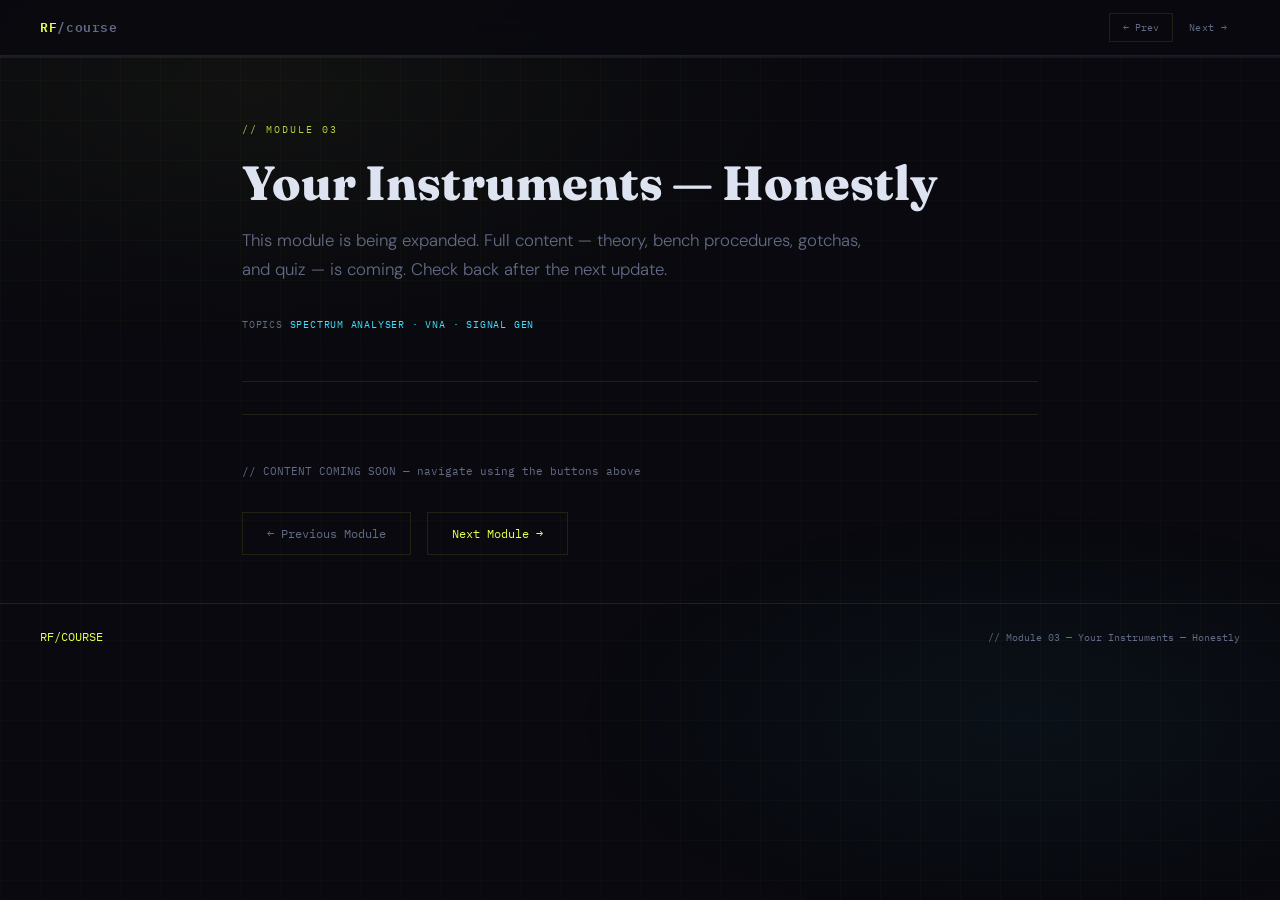
<file: m3-instruments.html>
<!DOCTYPE html>
<html lang="en">
<head>
<meta charset="UTF-8">
<meta name="viewport" content="width=device-width, initial-scale=1.0">
<title>Module 3 — Your Instruments — Honestly | RF Course</title>
<link rel="stylesheet" href="style.css">
</head>
<body>
<nav>
  <a href="index.html" class="nav-logo">RF<span>/course</span></a>
  <div class="nav-links">
    <a href="m2-rf-chain.html" class="nav-back">← Prev</a>
    <a href="m4-wifi-signal.html" class="nav-link">Next →</a>
  </div>
</nav>
<div class="progress-strip"><div class="progress-fill" style="width:0%"></div></div>
<div class="page">
  <div class="container">
    <div class="module-hero">
      <span class="module-tag">// MODULE 03</span>
      <h1>Your Instruments — Honestly</h1>
      <p class="lead">This module is being expanded. Full content — theory, bench procedures, gotchas, and quiz — is coming. Check back after the next update.</p>
      <div class="module-meta">
        <span class="module-meta-item">TOPICS <span>SPECTRUM ANALYSER · VNA · SIGNAL GEN</span></span>
      </div>
    </div>
    <div style="padding: 3rem 0; border-top: 1px solid var(--border); margin-top: 2rem;">
      <p style="font-family: var(--mono); font-size: 0.7rem; color: var(--muted);">// CONTENT COMING SOON — navigate using the buttons above</p>
      <div style="margin-top: 2rem; display: flex; gap: 1rem; flex-wrap: wrap;">
        <a href="m2-rf-chain.html" style="font-family:var(--mono); font-size:0.72rem; color:var(--muted); border:1px solid var(--border); padding:0.7rem 1.5rem; text-decoration:none;">← Previous Module</a>
        <a href="m4-wifi-signal.html" style="font-family:var(--mono); font-size:0.72rem; color:var(--accent); border:1px solid var(--border); padding:0.7rem 1.5rem; text-decoration:none;">Next Module →</a>
      </div>
    </div>
  </div>
</div>
<footer>
  <span class="footer-brand">RF/COURSE</span>
  <span class="footer-note">// Module 03 — Your Instruments — Honestly</span>
</footer>
</body>
</html>
</file>
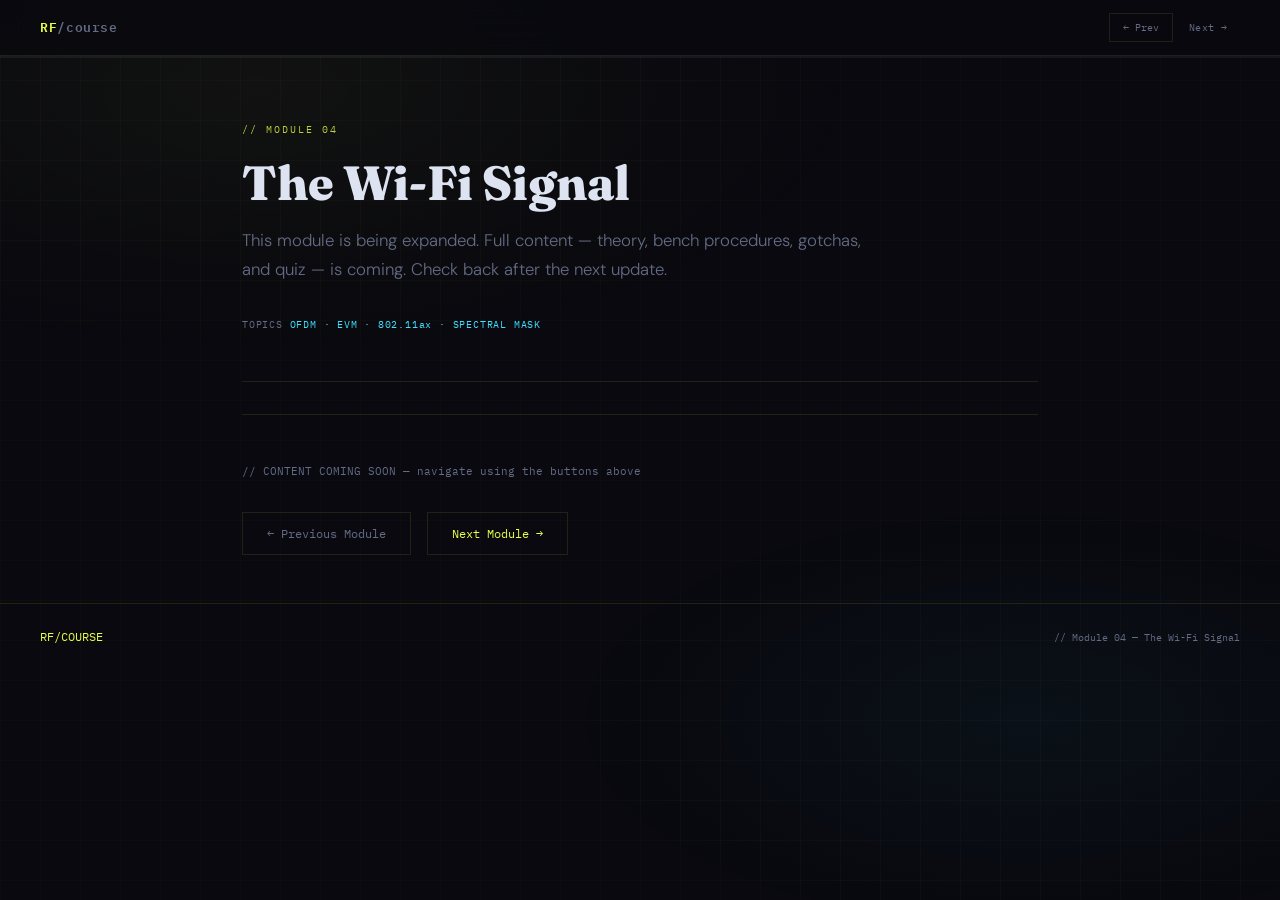
<file: m4-wifi-signal.html>
<!DOCTYPE html>
<html lang="en">
<head>
<meta charset="UTF-8">
<meta name="viewport" content="width=device-width, initial-scale=1.0">
<title>Module 4 — The Wi-Fi Signal | RF Course</title>
<link rel="stylesheet" href="style.css">
</head>
<body>
<nav>
  <a href="index.html" class="nav-logo">RF<span>/course</span></a>
  <div class="nav-links">
    <a href="m3-instruments.html" class="nav-back">← Prev</a>
    <a href="m5-transmitter.html" class="nav-link">Next →</a>
  </div>
</nav>
<div class="progress-strip"><div class="progress-fill" style="width:0%"></div></div>
<div class="page">
  <div class="container">
    <div class="module-hero">
      <span class="module-tag">// MODULE 04</span>
      <h1>The Wi-Fi Signal</h1>
      <p class="lead">This module is being expanded. Full content — theory, bench procedures, gotchas, and quiz — is coming. Check back after the next update.</p>
      <div class="module-meta">
        <span class="module-meta-item">TOPICS <span>OFDM · EVM · 802.11ax · SPECTRAL MASK</span></span>
      </div>
    </div>
    <div style="padding: 3rem 0; border-top: 1px solid var(--border); margin-top: 2rem;">
      <p style="font-family: var(--mono); font-size: 0.7rem; color: var(--muted);">// CONTENT COMING SOON — navigate using the buttons above</p>
      <div style="margin-top: 2rem; display: flex; gap: 1rem; flex-wrap: wrap;">
        <a href="m3-instruments.html" style="font-family:var(--mono); font-size:0.72rem; color:var(--muted); border:1px solid var(--border); padding:0.7rem 1.5rem; text-decoration:none;">← Previous Module</a>
        <a href="m5-transmitter.html" style="font-family:var(--mono); font-size:0.72rem; color:var(--accent); border:1px solid var(--border); padding:0.7rem 1.5rem; text-decoration:none;">Next Module →</a>
      </div>
    </div>
  </div>
</div>
<footer>
  <span class="footer-brand">RF/COURSE</span>
  <span class="footer-note">// Module 04 — The Wi-Fi Signal</span>
</footer>
</body>
</html>
</file>
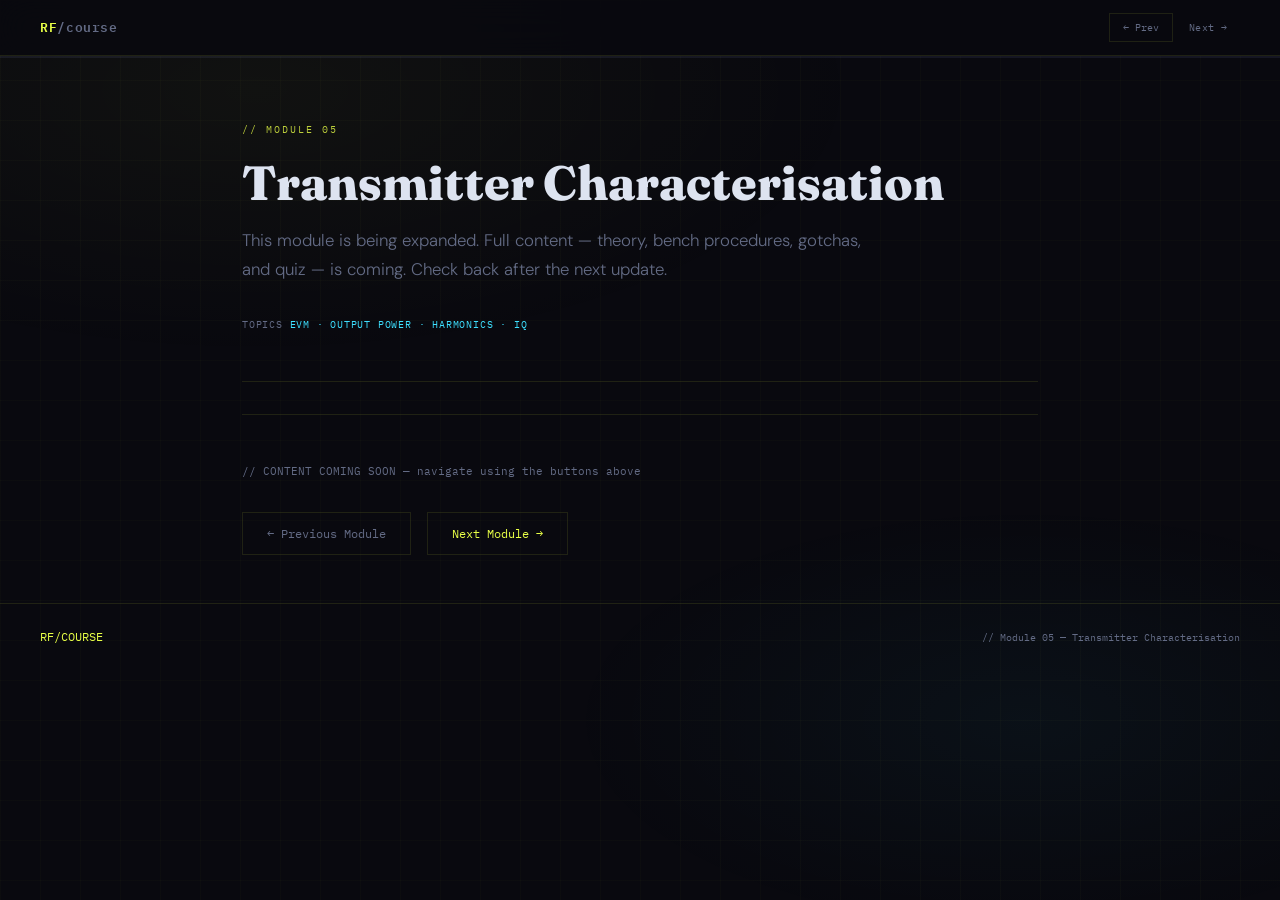
<file: m5-transmitter.html>
<!DOCTYPE html>
<html lang="en">
<head>
<meta charset="UTF-8">
<meta name="viewport" content="width=device-width, initial-scale=1.0">
<title>Module 5 — Transmitter Characterisation | RF Course</title>
<link rel="stylesheet" href="style.css">
</head>
<body>
<nav>
  <a href="index.html" class="nav-logo">RF<span>/course</span></a>
  <div class="nav-links">
    <a href="m4-wifi-signal.html" class="nav-back">← Prev</a>
    <a href="m6-receiver.html" class="nav-link">Next →</a>
  </div>
</nav>
<div class="progress-strip"><div class="progress-fill" style="width:0%"></div></div>
<div class="page">
  <div class="container">
    <div class="module-hero">
      <span class="module-tag">// MODULE 05</span>
      <h1>Transmitter Characterisation</h1>
      <p class="lead">This module is being expanded. Full content — theory, bench procedures, gotchas, and quiz — is coming. Check back after the next update.</p>
      <div class="module-meta">
        <span class="module-meta-item">TOPICS <span>EVM · OUTPUT POWER · HARMONICS · IQ</span></span>
      </div>
    </div>
    <div style="padding: 3rem 0; border-top: 1px solid var(--border); margin-top: 2rem;">
      <p style="font-family: var(--mono); font-size: 0.7rem; color: var(--muted);">// CONTENT COMING SOON — navigate using the buttons above</p>
      <div style="margin-top: 2rem; display: flex; gap: 1rem; flex-wrap: wrap;">
        <a href="m4-wifi-signal.html" style="font-family:var(--mono); font-size:0.72rem; color:var(--muted); border:1px solid var(--border); padding:0.7rem 1.5rem; text-decoration:none;">← Previous Module</a>
        <a href="m6-receiver.html" style="font-family:var(--mono); font-size:0.72rem; color:var(--accent); border:1px solid var(--border); padding:0.7rem 1.5rem; text-decoration:none;">Next Module →</a>
      </div>
    </div>
  </div>
</div>
<footer>
  <span class="footer-brand">RF/COURSE</span>
  <span class="footer-note">// Module 05 — Transmitter Characterisation</span>
</footer>
</body>
</html>
</file>
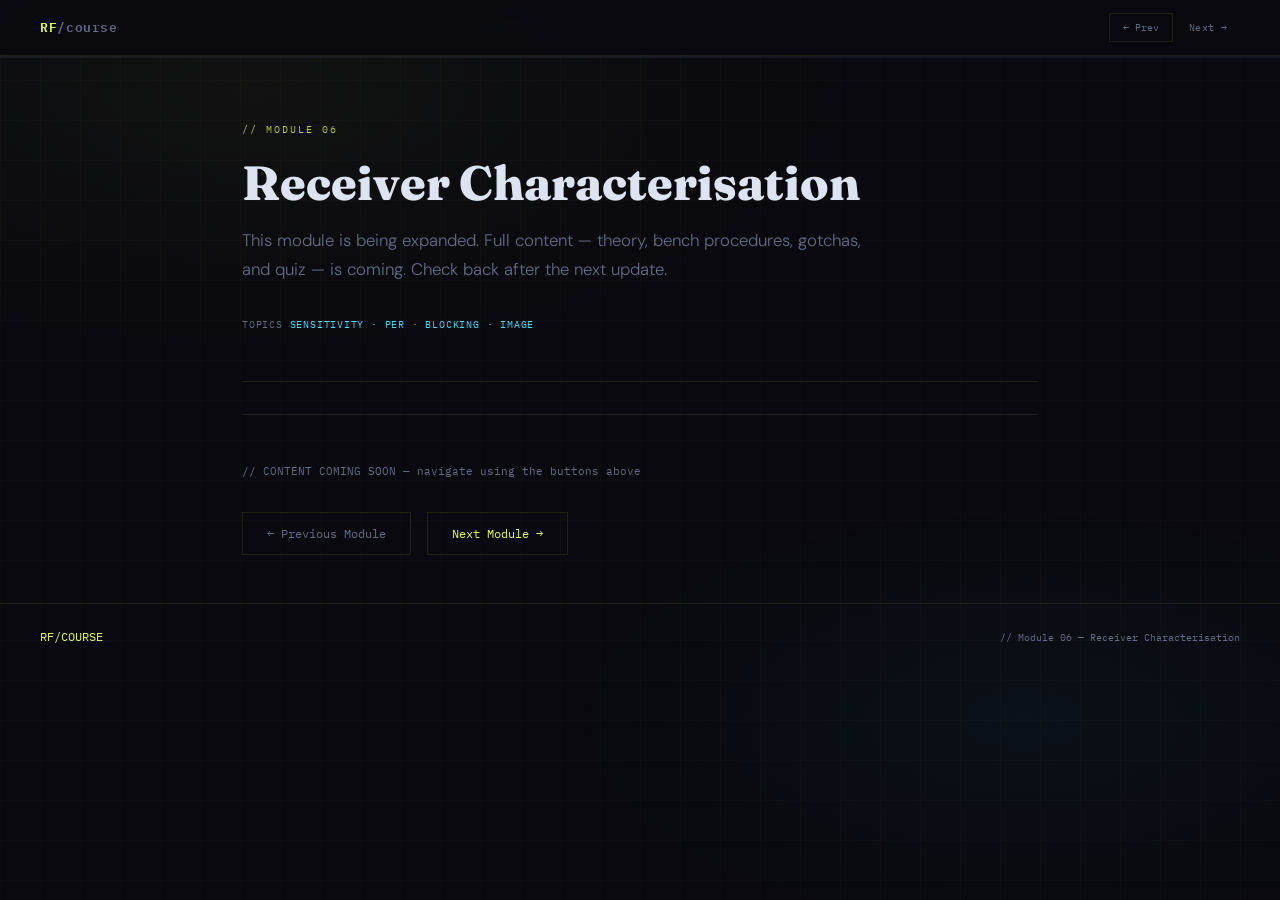
<file: m6-receiver.html>
<!DOCTYPE html>
<html lang="en">
<head>
<meta charset="UTF-8">
<meta name="viewport" content="width=device-width, initial-scale=1.0">
<title>Module 6 — Receiver Characterisation | RF Course</title>
<link rel="stylesheet" href="style.css">
</head>
<body>
<nav>
  <a href="index.html" class="nav-logo">RF<span>/course</span></a>
  <div class="nav-links">
    <a href="m5-transmitter.html" class="nav-back">← Prev</a>
    <a href="m7-diagnostics.html" class="nav-link">Next →</a>
  </div>
</nav>
<div class="progress-strip"><div class="progress-fill" style="width:0%"></div></div>
<div class="page">
  <div class="container">
    <div class="module-hero">
      <span class="module-tag">// MODULE 06</span>
      <h1>Receiver Characterisation</h1>
      <p class="lead">This module is being expanded. Full content — theory, bench procedures, gotchas, and quiz — is coming. Check back after the next update.</p>
      <div class="module-meta">
        <span class="module-meta-item">TOPICS <span>SENSITIVITY · PER · BLOCKING · IMAGE</span></span>
      </div>
    </div>
    <div style="padding: 3rem 0; border-top: 1px solid var(--border); margin-top: 2rem;">
      <p style="font-family: var(--mono); font-size: 0.7rem; color: var(--muted);">// CONTENT COMING SOON — navigate using the buttons above</p>
      <div style="margin-top: 2rem; display: flex; gap: 1rem; flex-wrap: wrap;">
        <a href="m5-transmitter.html" style="font-family:var(--mono); font-size:0.72rem; color:var(--muted); border:1px solid var(--border); padding:0.7rem 1.5rem; text-decoration:none;">← Previous Module</a>
        <a href="m7-diagnostics.html" style="font-family:var(--mono); font-size:0.72rem; color:var(--accent); border:1px solid var(--border); padding:0.7rem 1.5rem; text-decoration:none;">Next Module →</a>
      </div>
    </div>
  </div>
</div>
<footer>
  <span class="footer-brand">RF/COURSE</span>
  <span class="footer-note">// Module 06 — Receiver Characterisation</span>
</footer>
</body>
</html>
</file>
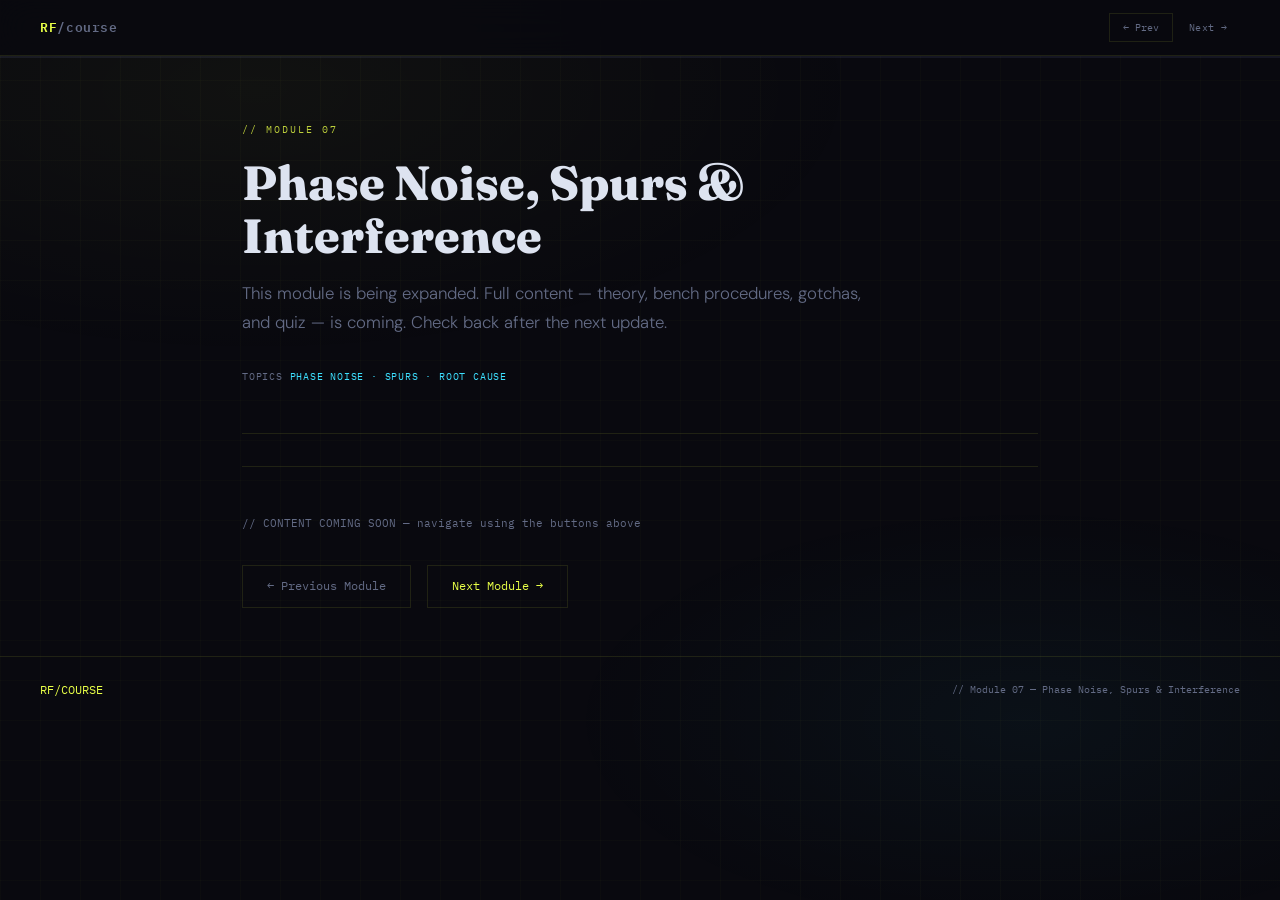
<file: m7-diagnostics.html>
<!DOCTYPE html>
<html lang="en">
<head>
<meta charset="UTF-8">
<meta name="viewport" content="width=device-width, initial-scale=1.0">
<title>Module 7 — Phase Noise, Spurs & Interference | RF Course</title>
<link rel="stylesheet" href="style.css">
</head>
<body>
<nav>
  <a href="index.html" class="nav-logo">RF<span>/course</span></a>
  <div class="nav-links">
    <a href="m6-receiver.html" class="nav-back">← Prev</a>
    <a href="m8-calibration.html" class="nav-link">Next →</a>
  </div>
</nav>
<div class="progress-strip"><div class="progress-fill" style="width:0%"></div></div>
<div class="page">
  <div class="container">
    <div class="module-hero">
      <span class="module-tag">// MODULE 07</span>
      <h1>Phase Noise, Spurs & Interference</h1>
      <p class="lead">This module is being expanded. Full content — theory, bench procedures, gotchas, and quiz — is coming. Check back after the next update.</p>
      <div class="module-meta">
        <span class="module-meta-item">TOPICS <span>PHASE NOISE · SPURS · ROOT CAUSE</span></span>
      </div>
    </div>
    <div style="padding: 3rem 0; border-top: 1px solid var(--border); margin-top: 2rem;">
      <p style="font-family: var(--mono); font-size: 0.7rem; color: var(--muted);">// CONTENT COMING SOON — navigate using the buttons above</p>
      <div style="margin-top: 2rem; display: flex; gap: 1rem; flex-wrap: wrap;">
        <a href="m6-receiver.html" style="font-family:var(--mono); font-size:0.72rem; color:var(--muted); border:1px solid var(--border); padding:0.7rem 1.5rem; text-decoration:none;">← Previous Module</a>
        <a href="m8-calibration.html" style="font-family:var(--mono); font-size:0.72rem; color:var(--accent); border:1px solid var(--border); padding:0.7rem 1.5rem; text-decoration:none;">Next Module →</a>
      </div>
    </div>
  </div>
</div>
<footer>
  <span class="footer-brand">RF/COURSE</span>
  <span class="footer-note">// Module 07 — Phase Noise, Spurs & Interference</span>
</footer>
</body>
</html>
</file>
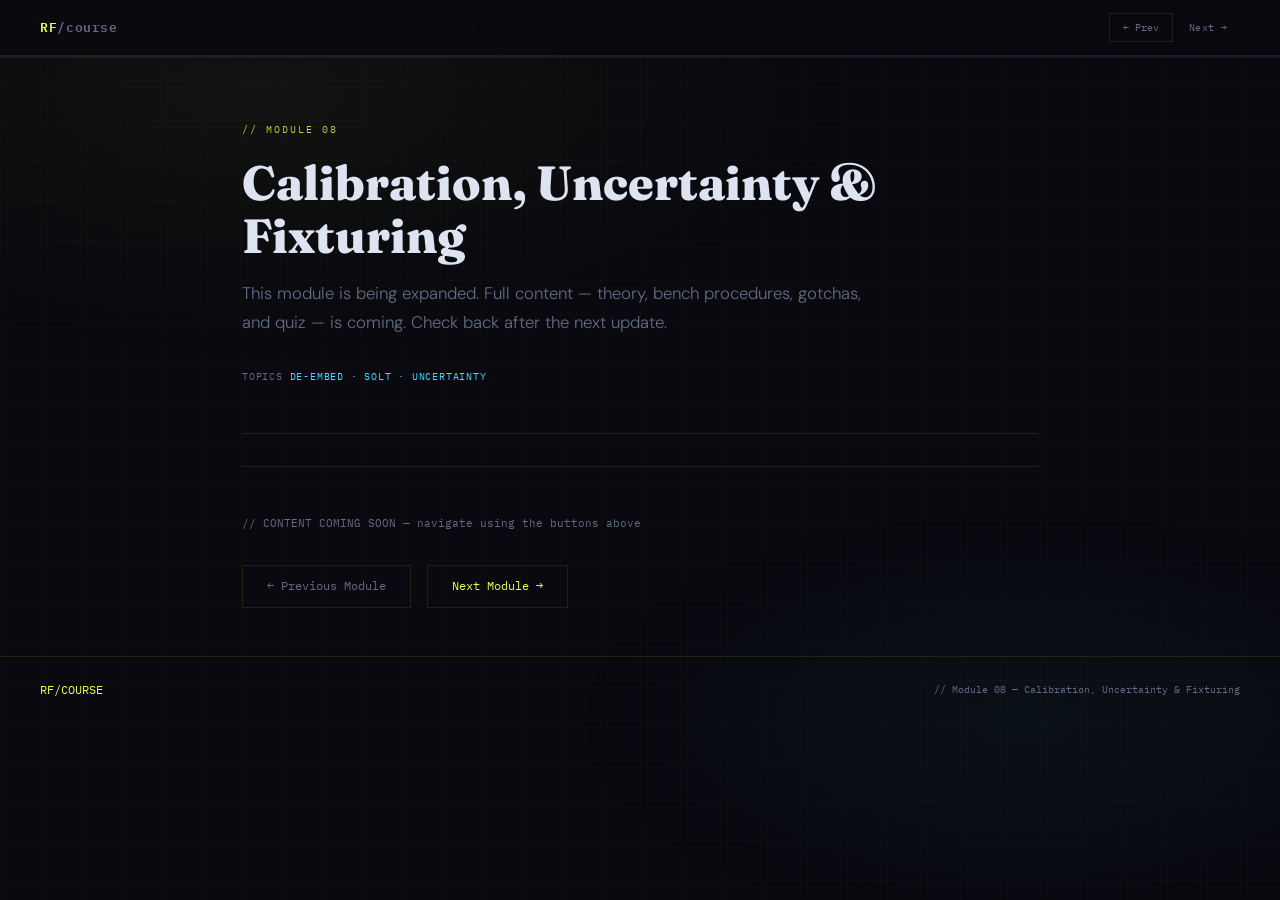
<file: m8-calibration.html>
<!DOCTYPE html>
<html lang="en">
<head>
<meta charset="UTF-8">
<meta name="viewport" content="width=device-width, initial-scale=1.0">
<title>Module 8 — Calibration, Uncertainty & Fixturing | RF Course</title>
<link rel="stylesheet" href="style.css">
</head>
<body>
<nav>
  <a href="index.html" class="nav-logo">RF<span>/course</span></a>
  <div class="nav-links">
    <a href="m7-diagnostics.html" class="nav-back">← Prev</a>
    <a href="m9-full-flow.html" class="nav-link">Next →</a>
  </div>
</nav>
<div class="progress-strip"><div class="progress-fill" style="width:0%"></div></div>
<div class="page">
  <div class="container">
    <div class="module-hero">
      <span class="module-tag">// MODULE 08</span>
      <h1>Calibration, Uncertainty & Fixturing</h1>
      <p class="lead">This module is being expanded. Full content — theory, bench procedures, gotchas, and quiz — is coming. Check back after the next update.</p>
      <div class="module-meta">
        <span class="module-meta-item">TOPICS <span>DE-EMBED · SOLT · UNCERTAINTY</span></span>
      </div>
    </div>
    <div style="padding: 3rem 0; border-top: 1px solid var(--border); margin-top: 2rem;">
      <p style="font-family: var(--mono); font-size: 0.7rem; color: var(--muted);">// CONTENT COMING SOON — navigate using the buttons above</p>
      <div style="margin-top: 2rem; display: flex; gap: 1rem; flex-wrap: wrap;">
        <a href="m7-diagnostics.html" style="font-family:var(--mono); font-size:0.72rem; color:var(--muted); border:1px solid var(--border); padding:0.7rem 1.5rem; text-decoration:none;">← Previous Module</a>
        <a href="m9-full-flow.html" style="font-family:var(--mono); font-size:0.72rem; color:var(--accent); border:1px solid var(--border); padding:0.7rem 1.5rem; text-decoration:none;">Next Module →</a>
      </div>
    </div>
  </div>
</div>
<footer>
  <span class="footer-brand">RF/COURSE</span>
  <span class="footer-note">// Module 08 — Calibration, Uncertainty & Fixturing</span>
</footer>
</body>
</html>
</file>
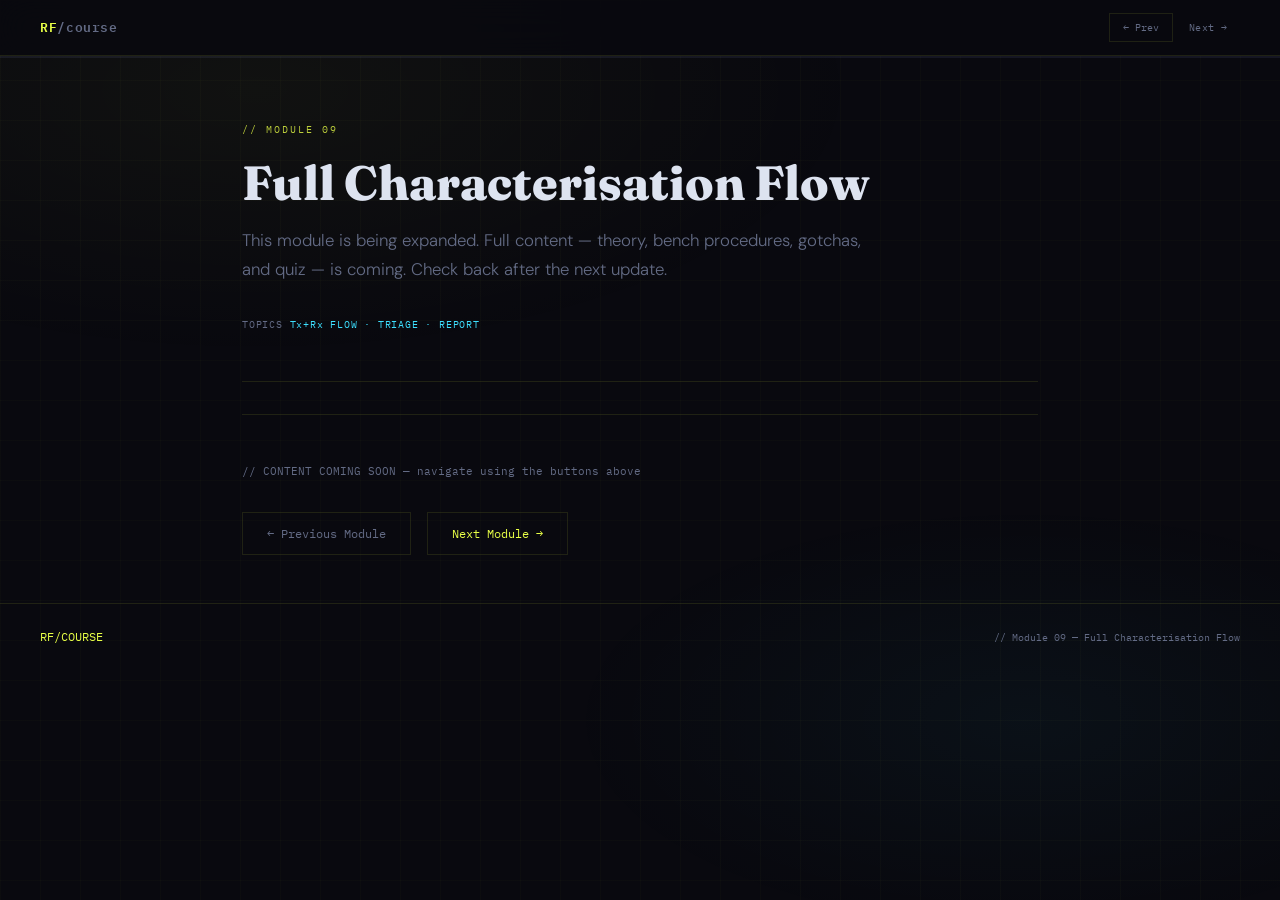
<file: m9-full-flow.html>
<!DOCTYPE html>
<html lang="en">
<head>
<meta charset="UTF-8">
<meta name="viewport" content="width=device-width, initial-scale=1.0">
<title>Module 9 — Full Characterisation Flow | RF Course</title>
<link rel="stylesheet" href="style.css">
</head>
<body>
<nav>
  <a href="index.html" class="nav-logo">RF<span>/course</span></a>
  <div class="nav-links">
    <a href="m8-calibration.html" class="nav-back">← Prev</a>
    <a href="index.html" class="nav-link">Next →</a>
  </div>
</nav>
<div class="progress-strip"><div class="progress-fill" style="width:0%"></div></div>
<div class="page">
  <div class="container">
    <div class="module-hero">
      <span class="module-tag">// MODULE 09</span>
      <h1>Full Characterisation Flow</h1>
      <p class="lead">This module is being expanded. Full content — theory, bench procedures, gotchas, and quiz — is coming. Check back after the next update.</p>
      <div class="module-meta">
        <span class="module-meta-item">TOPICS <span>Tx+Rx FLOW · TRIAGE · REPORT</span></span>
      </div>
    </div>
    <div style="padding: 3rem 0; border-top: 1px solid var(--border); margin-top: 2rem;">
      <p style="font-family: var(--mono); font-size: 0.7rem; color: var(--muted);">// CONTENT COMING SOON — navigate using the buttons above</p>
      <div style="margin-top: 2rem; display: flex; gap: 1rem; flex-wrap: wrap;">
        <a href="m8-calibration.html" style="font-family:var(--mono); font-size:0.72rem; color:var(--muted); border:1px solid var(--border); padding:0.7rem 1.5rem; text-decoration:none;">← Previous Module</a>
        <a href="index.html" style="font-family:var(--mono); font-size:0.72rem; color:var(--accent); border:1px solid var(--border); padding:0.7rem 1.5rem; text-decoration:none;">Next Module →</a>
      </div>
    </div>
  </div>
</div>
<footer>
  <span class="footer-brand">RF/COURSE</span>
  <span class="footer-note">// Module 09 — Full Characterisation Flow</span>
</footer>
</body>
</html>
</file>
<file: style.css>
@import url('https://fonts.googleapis.com/css2?family=IBM+Plex+Mono:wght@400;600&family=Fraunces:ital,opsz,wght@0,9..144,300;0,9..144,600;0,9..144,800;1,9..144,300&family=DM+Sans:wght@300;400;500&display=swap');

:root {
  --bg:      #09090f;
  --bg2:     #0f1019;
  --bg3:     #151623;
  --bg4:     #1c1e30;
  --accent:  #e8ff47;
  --accent2: #ff4757;
  --accent3: #3de0ff;
  --accent4: #ff9f43;
  --text:    #dde3f0;
  --muted:   #636b85;
  --border:  rgba(232,255,71,0.1);
  --border2: rgba(61,224,255,0.1);
  --card:    rgba(15,16,25,0.9);
  --mono:    'IBM Plex Mono', monospace;
  --display: 'Fraunces', serif;
  --body:    'DM Sans', sans-serif;
}

*, *::before, *::after { box-sizing: border-box; margin: 0; padding: 0; }
html { scroll-behavior: smooth; font-size: 16px; }

body {
  font-family: var(--body);
  background: var(--bg);
  color: var(--text);
  min-height: 100vh;
  overflow-x: hidden;
  line-height: 1.6;
}

body::before {
  content: '';
  position: fixed; inset: 0; z-index: 0;
  background-image:
    radial-gradient(ellipse 80% 50% at 20% 10%, rgba(232,255,71,0.04) 0%, transparent 60%),
    radial-gradient(ellipse 60% 40% at 80% 80%, rgba(61,224,255,0.04) 0%, transparent 60%),
    linear-gradient(rgba(232,255,71,0.02) 1px, transparent 1px),
    linear-gradient(90deg, rgba(232,255,71,0.02) 1px, transparent 1px);
  background-size: 100% 100%, 100% 100%, 40px 40px, 40px 40px;
  pointer-events: none;
}

nav {
  position: sticky; top: 0; z-index: 200;
  display: flex; align-items: center; justify-content: space-between;
  padding: 0 2.5rem; height: 56px;
  background: rgba(9,9,15,0.92);
  backdrop-filter: blur(16px);
  border-bottom: 1px solid var(--border);
}
.nav-logo { font-family: var(--mono); font-size: 0.8rem; font-weight: 600; color: var(--accent); text-decoration: none; letter-spacing: 0.05em; }
.nav-logo span { color: var(--muted); }
.nav-links { display: flex; gap: 0.25rem; align-items: center; }
.nav-link { font-family: var(--mono); font-size: 0.65rem; color: var(--muted); text-decoration: none; padding: 0.3rem 0.7rem; border: 1px solid transparent; transition: all 0.2s; letter-spacing: 0.05em; }
.nav-link:hover, .nav-link.active { color: var(--accent); border-color: var(--border); }
.nav-back { font-family: var(--mono); font-size: 0.65rem; color: var(--muted); text-decoration: none; padding: 0.3rem 0.8rem; border: 1px solid var(--border); transition: all 0.2s; }
.nav-back:hover { color: var(--accent); border-color: rgba(232,255,71,0.4); }

.page { position: relative; z-index: 1; }
.container { max-width: 860px; margin: 0 auto; padding: 0 2rem; }
.container-wide { max-width: 1100px; margin: 0 auto; padding: 0 2rem; }

.module-hero { padding: 4rem 0 3rem; border-bottom: 1px solid var(--border); }
.module-tag { font-family: var(--mono); font-size: 0.62rem; letter-spacing: 0.2em; color: var(--accent); margin-bottom: 1.2rem; display: block; opacity: 0.8; }
.module-hero h1 { font-family: var(--display); font-size: clamp(2rem, 4vw, 3rem); font-weight: 800; line-height: 1.1; margin-bottom: 1rem; }
.module-hero h1 em { font-style: italic; color: var(--accent); }
.module-hero .lead { font-size: 1.05rem; color: var(--muted); font-weight: 300; line-height: 1.75; max-width: 640px; margin-bottom: 2rem; }
.module-meta { display: flex; gap: 1.5rem; flex-wrap: wrap; }
.module-meta-item { font-family: var(--mono); font-size: 0.62rem; color: var(--muted); letter-spacing: 0.08em; }
.module-meta-item span { color: var(--accent3); }

.lesson-nav { position: sticky; top: 56px; z-index: 100; background: rgba(9,9,15,0.95); backdrop-filter: blur(12px); border-bottom: 1px solid var(--border); display: flex; overflow-x: auto; scrollbar-width: none; }
.lesson-nav::-webkit-scrollbar { display: none; }
.lesson-tab { font-family: var(--mono); font-size: 0.62rem; letter-spacing: 0.08em; white-space: nowrap; padding: 0.9rem 1.2rem; cursor: pointer; color: var(--muted); background: none; border: none; border-bottom: 2px solid transparent; transition: all 0.2s; flex-shrink: 0; }
.lesson-tab:hover { color: var(--text); }
.lesson-tab.active { color: var(--accent); border-bottom-color: var(--accent); }

.lesson-panel { display: none; padding: 3rem 0 5rem; }
.lesson-panel.active { display: block; animation: fadeUp 0.35s ease; }

@keyframes fadeUp { from { opacity:0; transform:translateY(10px); } to { opacity:1; transform:translateY(0); } }

.prose h2 { font-family: var(--display); font-weight: 600; font-size: 1.5rem; color: var(--text); margin: 2.5rem 0 1rem; line-height: 1.2; }
.prose h3 { font-family: var(--mono); font-size: 0.8rem; font-weight: 600; color: var(--accent); letter-spacing: 0.1em; text-transform: uppercase; margin: 2rem 0 0.75rem; }
.prose p { font-size: 0.95rem; color: var(--text); line-height: 1.8; margin-bottom: 1.2rem; font-weight: 300; }
.prose p strong { color: var(--accent); font-weight: 500; }
.prose p em { color: var(--accent3); font-style: italic; }
.prose ul, .prose ol { margin: 0 0 1.2rem 1.5rem; }
.prose li { font-size: 0.93rem; color: var(--text); line-height: 1.75; margin-bottom: 0.4rem; font-weight: 300; }
.prose li strong { color: var(--accent); font-weight: 500; }

.callout { margin: 2rem 0; padding: 1.5rem 1.75rem; border-left: 3px solid var(--accent); background: rgba(232,255,71,0.04); }
.callout-bench { border-left-color: var(--accent3); background: rgba(61,224,255,0.04); }
.callout-warn  { border-left-color: var(--accent2); background: rgba(255,71,87,0.04); }
.callout-tip   { border-left-color: var(--accent4); background: rgba(255,159,67,0.04); }
.callout-label { font-family: var(--mono); font-size: 0.58rem; letter-spacing: 0.2em; font-weight: 600; margin-bottom: 0.6rem; display: block; }
.callout-label-theory { color: var(--accent); }
.callout-label-bench  { color: var(--accent3); }
.callout-label-warn   { color: var(--accent2); }
.callout-label-tip    { color: var(--accent4); }
.callout p { margin-bottom: 0.5rem; font-size: 0.9rem; }
.callout p:last-child { margin-bottom: 0; }

.formula { margin: 1.5rem 0; padding: 1.25rem 1.5rem; background: var(--bg3); border: 1px solid var(--border); font-family: var(--mono); color: var(--accent); font-size: 0.95rem; text-align: center; letter-spacing: 0.03em; line-height: 1.8; }
.formula-label { font-size: 0.6rem; color: var(--muted); text-transform: uppercase; letter-spacing: 0.15em; display: block; margin-bottom: 0.4rem; }

.chain { display: flex; align-items: center; gap: 0; margin: 2rem 0; overflow-x: auto; padding-bottom: 0.5rem; }
.chain-block { background: var(--bg3); border: 1px solid var(--border2); padding: 0.6rem 0.9rem; text-align: center; flex-shrink: 0; min-width: 80px; }
.chain-block-name { font-family: var(--mono); font-size: 0.62rem; color: var(--accent3); letter-spacing: 0.05em; display: block; }
.chain-block-desc { font-size: 0.58rem; color: var(--muted); display: block; margin-top: 0.2rem; }
.chain-arrow { font-size: 0.7rem; color: var(--muted); padding: 0 0.3rem; flex-shrink: 0; }
.chain-block.highlight { border-color: rgba(232,255,71,0.4); background: rgba(232,255,71,0.05); }
.chain-block.highlight .chain-block-name { color: var(--accent); }

.data-table { width: 100%; border-collapse: collapse; margin: 1.5rem 0; font-size: 0.82rem; }
.data-table th { font-family: var(--mono); font-size: 0.6rem; letter-spacing: 0.12em; color: var(--accent); text-transform: uppercase; padding: 0.6rem 1rem; border-bottom: 1px solid var(--border); text-align: left; font-weight: 600; }
.data-table td { padding: 0.65rem 1rem; color: var(--text); border-bottom: 1px solid rgba(255,255,255,0.04); font-weight: 300; vertical-align: top; }
.data-table tr:hover td { background: rgba(232,255,71,0.02); }
.data-table td.mono { font-family: var(--mono); color: var(--accent3); font-size: 0.78rem; }
.data-table td.warn { color: var(--accent2); }
.data-table td.good { color: #4ade80; }

.quiz-card { background: var(--bg3); border: 1px solid var(--border); padding: 1.75rem; margin-bottom: 1.5rem; }
.quiz-q { font-size: 0.92rem; font-weight: 500; margin-bottom: 1.1rem; line-height: 1.6; }
.quiz-q .qnum { font-family: var(--mono); font-size: 0.65rem; color: var(--accent); margin-right: 0.5rem; }
.quiz-opts { display: flex; flex-direction: column; gap: 0.5rem; }
.quiz-opt { background: var(--bg4); border: 1px solid rgba(255,255,255,0.06); padding: 0.7rem 1rem; cursor: pointer; font-size: 0.84rem; color: var(--muted); text-align: left; font-family: var(--body); transition: all 0.15s; }
.quiz-opt:hover:not(:disabled) { border-color: rgba(232,255,71,0.3); color: var(--text); }
.quiz-opt.correct { border-color: #4ade80; color: #4ade80; background: rgba(74,222,128,0.07); }
.quiz-opt.wrong   { border-color: var(--accent2); color: var(--accent2); background: rgba(255,71,87,0.07); }
.quiz-exp { display: none; margin-top: 1rem; padding: 1rem; background: rgba(0,0,0,0.3); border-left: 2px solid var(--accent3); font-size: 0.82rem; color: var(--muted); line-height: 1.7; }
.quiz-exp.show { display: block; }
.quiz-exp strong { color: var(--text); }

.takeaways { margin: 3rem 0 0; padding: 2rem; background: var(--bg3); border: 1px solid var(--border); }
.takeaways h4 { font-family: var(--mono); font-size: 0.65rem; letter-spacing: 0.2em; color: var(--accent); margin-bottom: 1rem; }
.takeaways ul { list-style: none; margin: 0; padding: 0; }
.takeaways li { font-size: 0.88rem; color: var(--text); padding: 0.5rem 0; border-bottom: 1px solid rgba(255,255,255,0.04); font-weight: 300; display: flex; gap: 0.75rem; }
.takeaways li::before { content: '→'; color: var(--accent); flex-shrink: 0; }
.takeaways li:last-child { border-bottom: none; }

.progress-strip { height: 2px; background: var(--bg3); }
.progress-fill { height: 100%; background: var(--accent); transition: width 0.4s ease; }

footer { position: relative; z-index: 1; border-top: 1px solid var(--border); padding: 1.5rem 2.5rem; display: flex; justify-content: space-between; align-items: center; flex-wrap: wrap; gap: 1rem; }
.footer-brand { font-family: var(--mono); font-size: 0.72rem; color: var(--accent); }
.footer-note  { font-family: var(--mono); font-size: 0.62rem; color: var(--muted); }

.divider { border: none; border-top: 1px solid var(--border); margin: 2.5rem 0; }

@media (max-width: 640px) {
  nav { padding: 0 1.2rem; }
  .container, .container-wide { padding: 0 1.2rem; }
  .module-hero { padding: 2.5rem 0 2rem; }
  .lesson-panel { padding: 2rem 0 4rem; }
  footer { padding: 1.2rem; flex-direction: column; align-items: flex-start; }
  .nav-links { display: none; }
  .formula { font-size: 0.78rem; }
}
</file>
